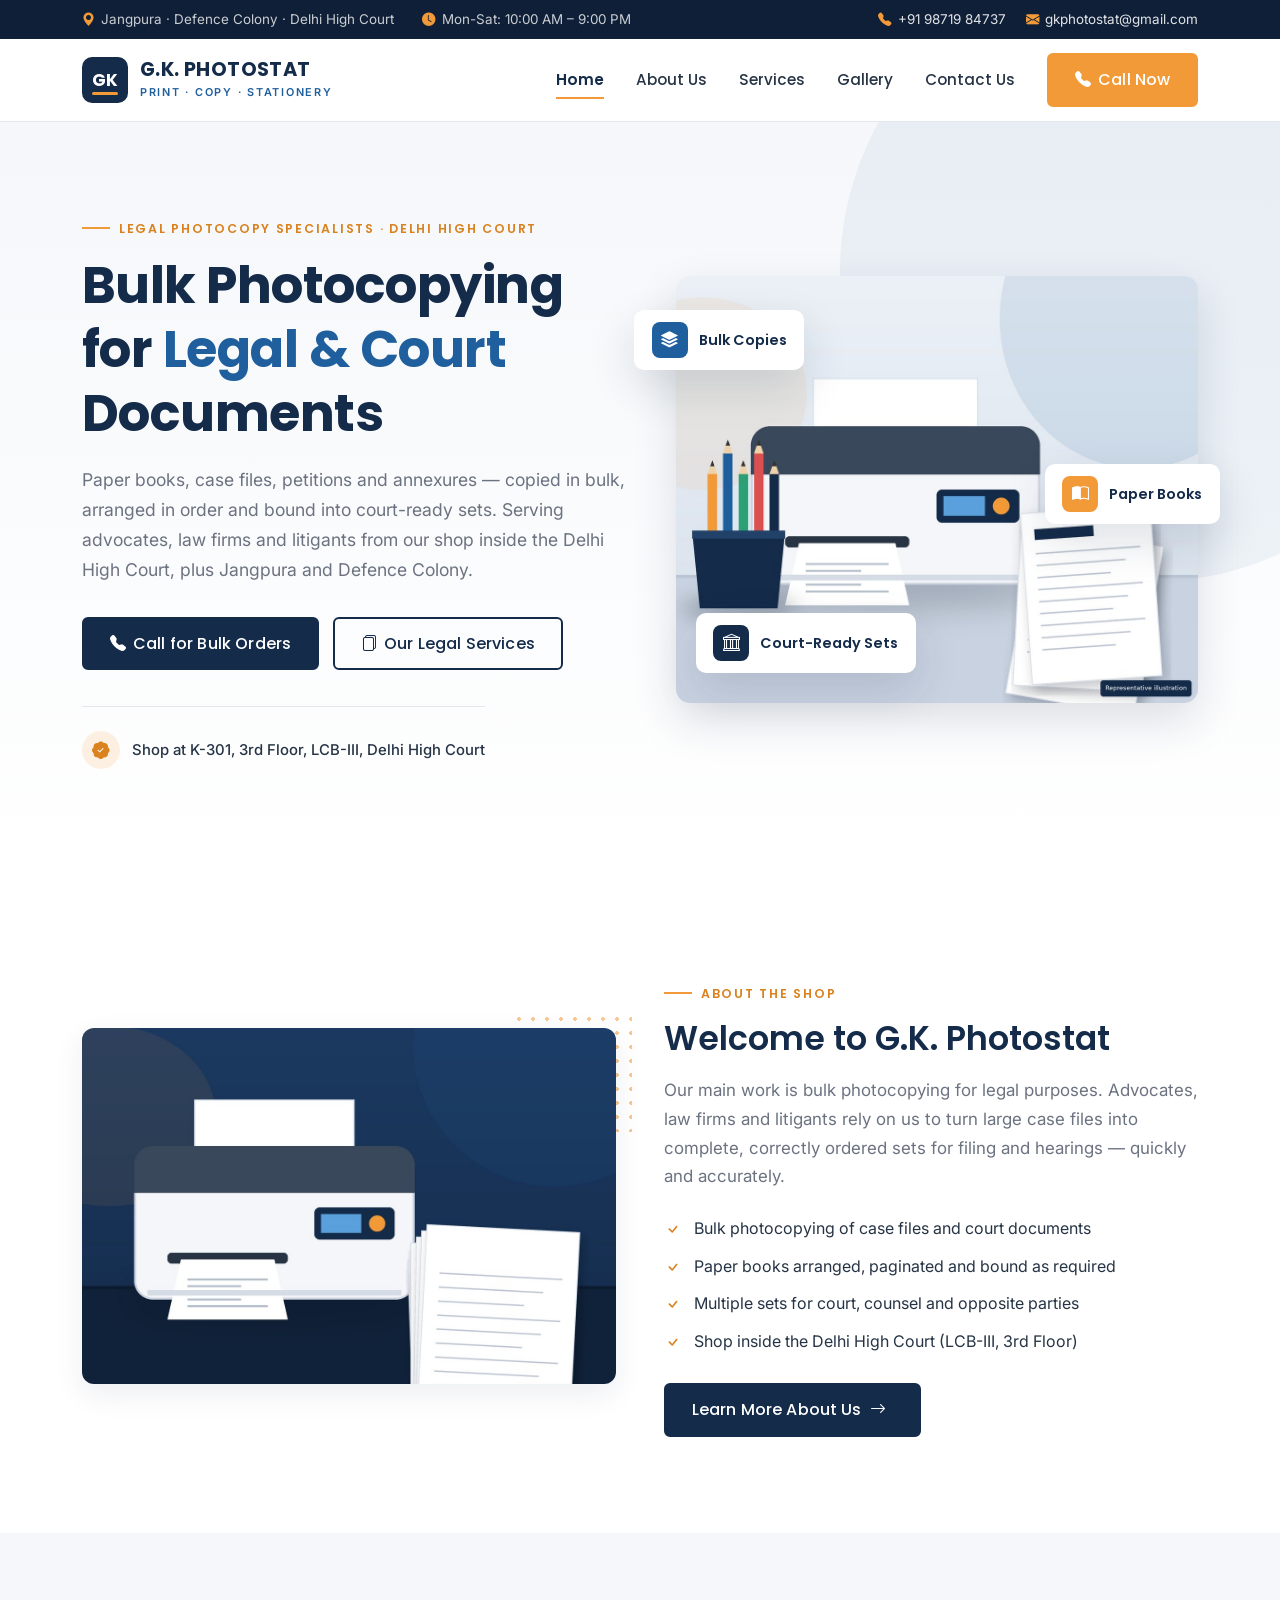
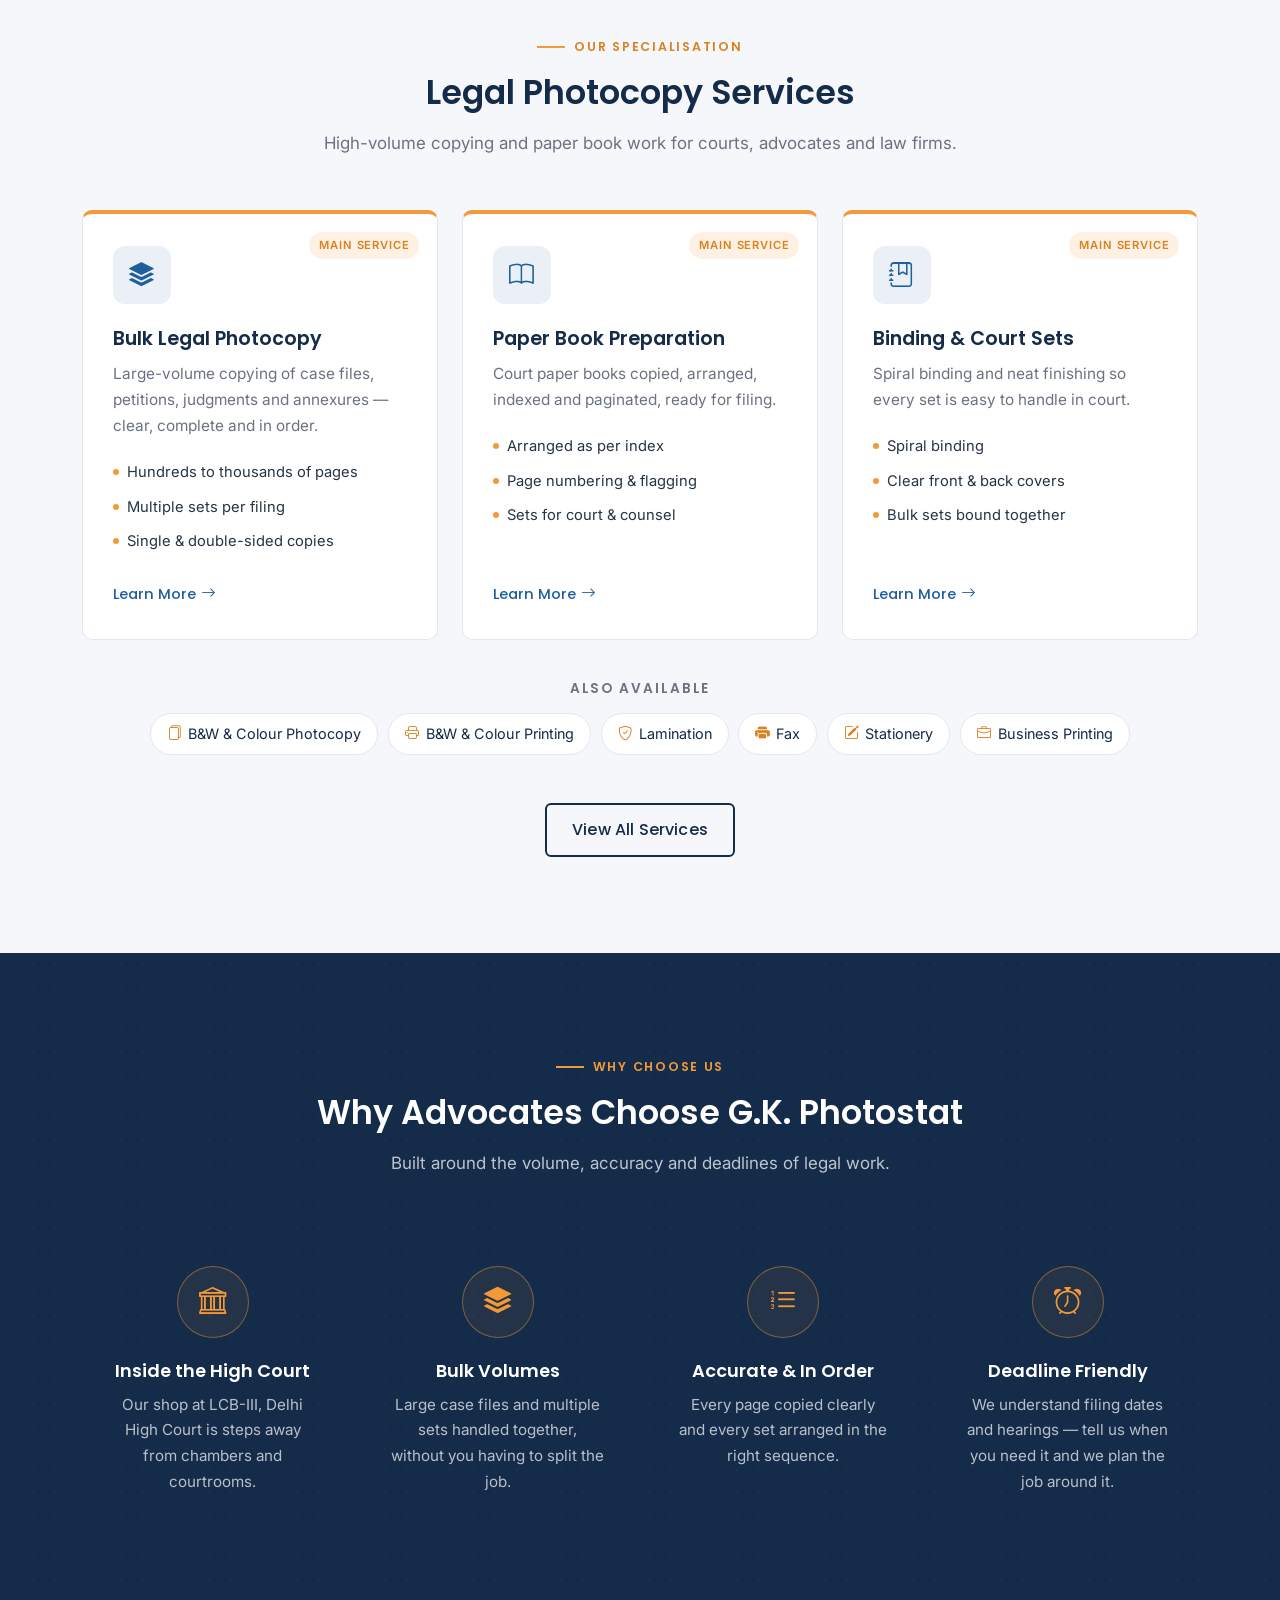
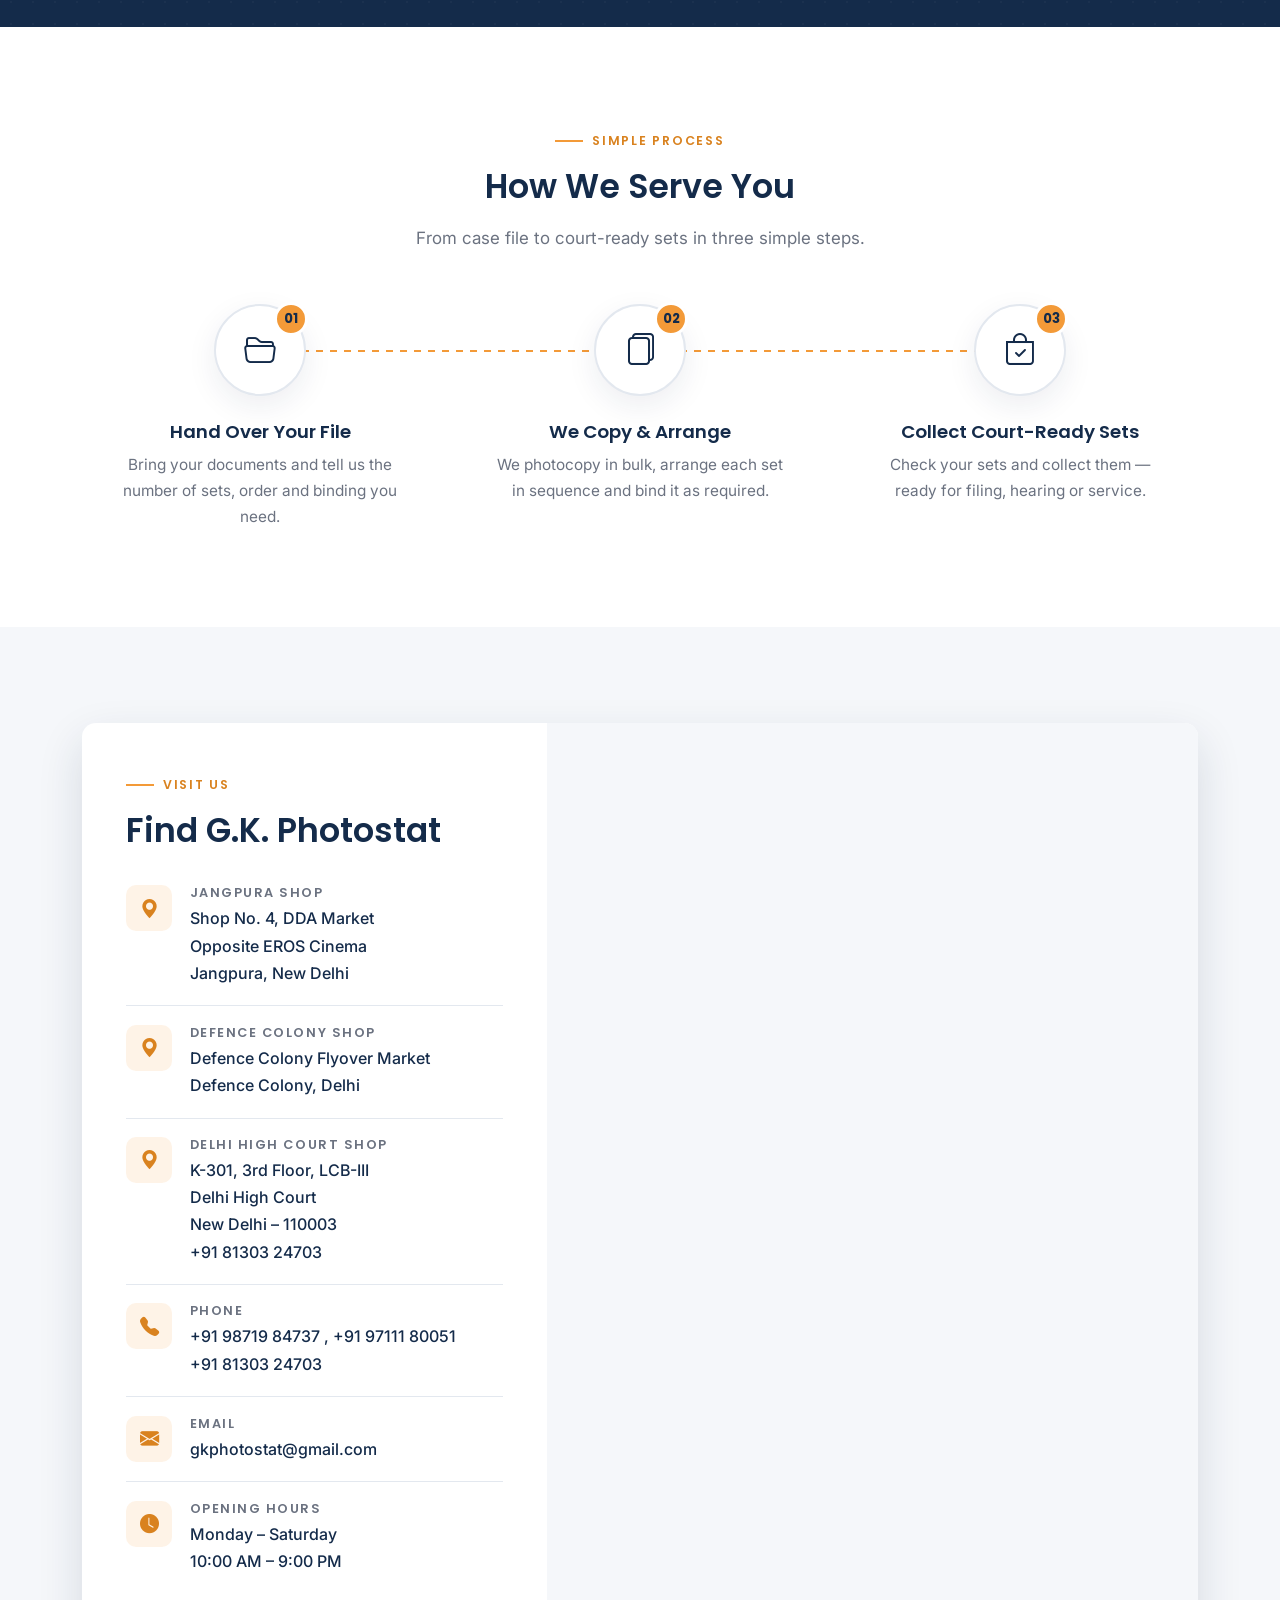
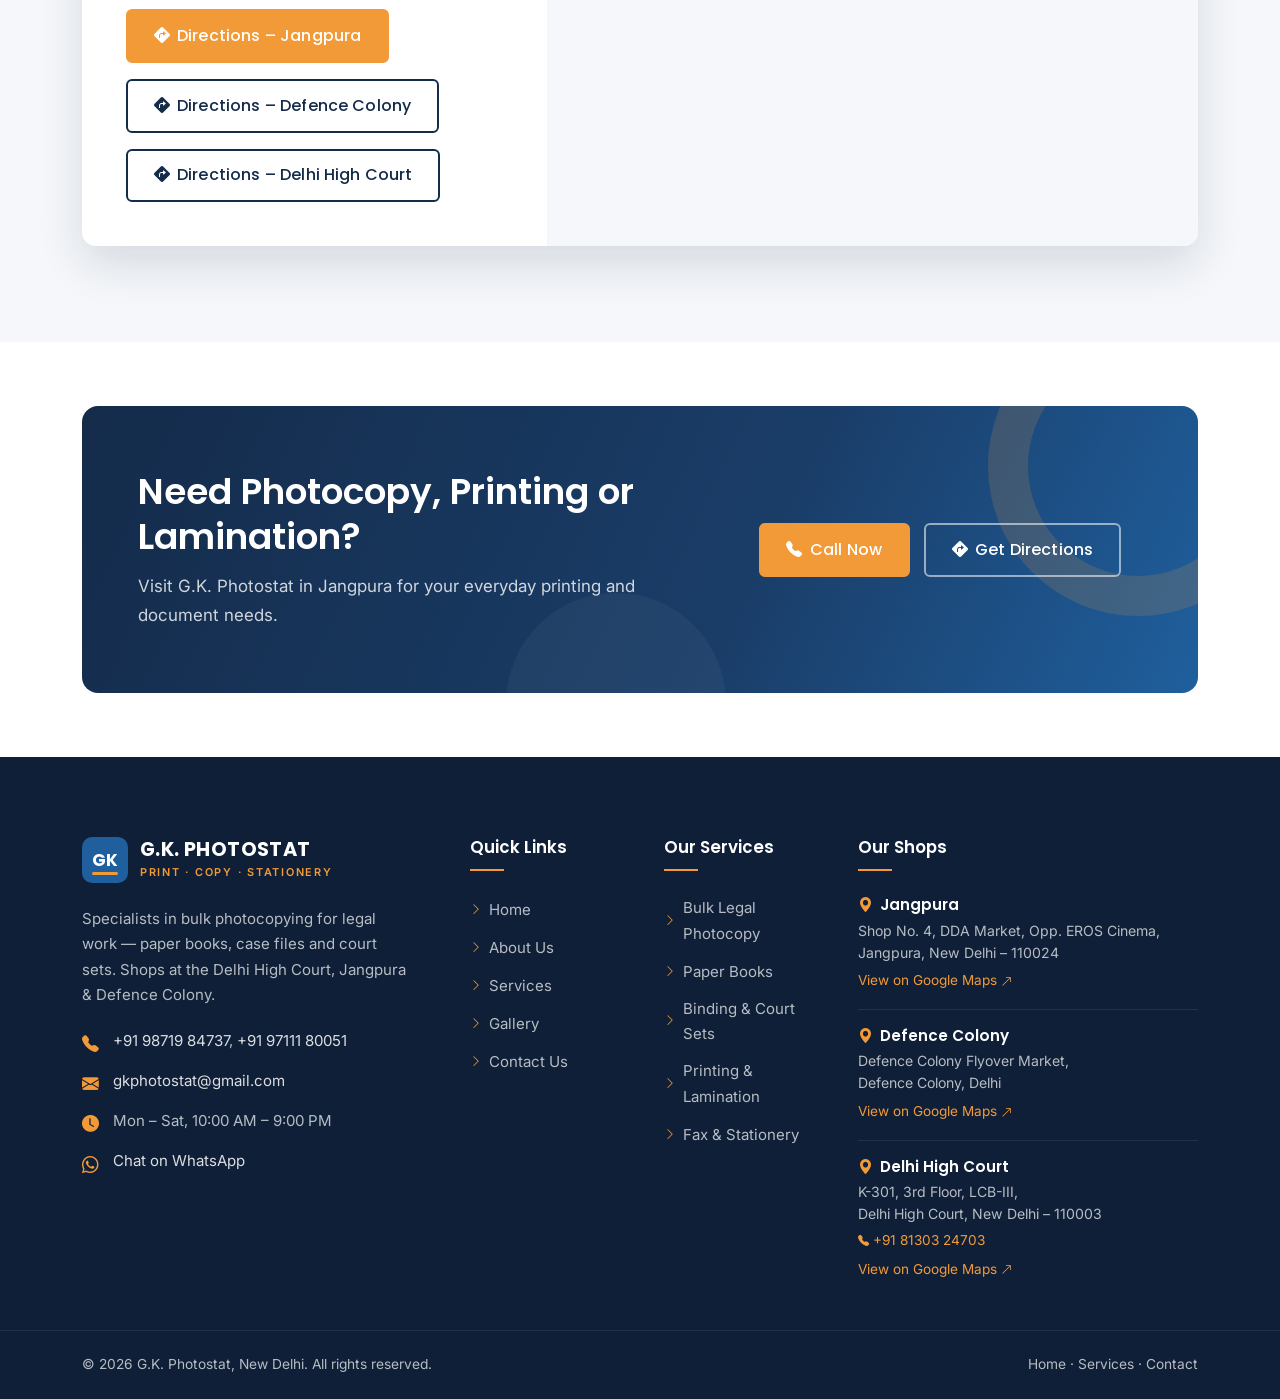
<file: index.html>
<!doctype html>
<html lang="en-IN">
  <head>
    <meta charset="UTF-8" />
    <meta name="viewport" content="width=device-width, initial-scale=1" />
    <title>
      G.K. Photostat | Bulk Legal Photocopy &amp; Paper Books – Delhi High
      Court, New Delhi
    </title>
    <meta
      name="description"
      content="G.K. Photostat specialises in bulk photocopying for legal purposes – paper books, case files and court sets – with a shop inside the Delhi High Court (LCB-III) and branches in Jangpura and Defence Colony."
    />
    <meta name="robots" content="index, follow" />
    <meta name="theme-color" content="#142B4A" />
    <!-- Canonical placeholder: replace https://mandal-88.github.io/gkphotostat with the live domain -->
    <link rel="canonical" href="https://mandal-88.github.io/gkphotostat/" />

    <!-- Open Graph -->
    <meta property="og:type" content="website" />
    <meta property="og:site_name" content="G.K. Photostat" />
    <meta property="og:locale" content="en_IN" />
    <meta
      property="og:title"
      content="G.K. Photostat | Bulk Legal Photocopy &amp; Paper Books – Delhi High Court, New Delhi"
    />
    <meta
      property="og:description"
      content="G.K. Photostat specialises in bulk photocopying for legal purposes – paper books, case files and court sets – with a shop inside the Delhi High Court (LCB-III) and branches in Jangpura and Defence Colony."
    />
    <meta
      property="og:url"
      content="https://mandal-88.github.io/gkphotostat/"
    />
    <meta
      property="og:image"
      content="https://mandal-88.github.io/gkphotostat/assets/images/og-image.jpg"
    />
    <meta name="twitter:card" content="summary_large_image" />
    <meta
      name="twitter:title"
      content="G.K. Photostat | Bulk Legal Photocopy &amp; Paper Books – Delhi High Court, New Delhi"
    />
    <meta
      name="twitter:description"
      content="G.K. Photostat specialises in bulk photocopying for legal purposes – paper books, case files and court sets – with a shop inside the Delhi High Court (LCB-III) and branches in Jangpura and Defence Colony."
    />
    <meta
      name="twitter:image"
      content="https://mandal-88.github.io/gkphotostat/assets/images/og-image.jpg"
    />

    <link rel="icon" type="image/png" href="assets/images/favicon.png" />
    <link rel="apple-touch-icon" href="assets/images/favicon.png" />

    <!-- Fonts -->
    <link rel="preconnect" href="https://fonts.googleapis.com" />
    <link rel="preconnect" href="https://fonts.gstatic.com" crossorigin />
    <link
      rel="stylesheet"
      href="https://fonts.googleapis.com/css2?family=Inter:wght@400;500;600&amp;family=Poppins:wght@500;600;700&amp;display=swap"
    />

    <!-- Styles -->
    <link rel="stylesheet" href="assets/css/bootstrap.min.css" />
    <link rel="stylesheet" href="assets/css/bootstrap-icons.min.css" />
    <link rel="stylesheet" href="assets/css/style.css" />
    <link rel="stylesheet" href="assets/css/responsive.css" />
    <!-- LocalBusiness structured data. url/image use the placeholder domain; geo coordinates intentionally omitted until verified. -->
    <script type="application/ld+json">
      {
        "@context": "https://schema.org",
        "@type": "Store",
        "name": "G.K. Photostat",
        "description": "Bulk photocopying for legal purposes, paper book preparation and binding, plus printing and lamination – Jangpura, New Delhi.",
        "telephone": "+91 98719 84737",
        "email": "gkphotostat@gmail.com",
        "image": "https://mandal-88.github.io/gkphotostat/assets/images/og-image.jpg",
        "logo": "https://mandal-88.github.io/gkphotostat/assets/images/logo.png",
        "url": "https://mandal-88.github.io/gkphotostat/",
        "address": {
          "@type": "PostalAddress",
          "streetAddress": "Shop No. 4, DDA Market, Opposite EROS Cinema, Jangpura, Block M, Jungpura Extension",
          "addressLocality": "New Delhi",
          "addressRegion": "Delhi",
          "postalCode": "110024",
          "addressCountry": "IN"
        },
        "openingHoursSpecification": [
          {
            "@type": "OpeningHoursSpecification",
            "dayOfWeek": [
              "Monday",
              "Tuesday",
              "Wednesday",
              "Thursday",
              "Friday",
              "Saturday",
              "Sunday"
            ],
            "opens": "09:00",
            "closes": "21:00"
          }
        ],
        "areaServed": "Jangpura, New Delhi",
        "hasMap": "https://www.google.com/maps/search/?api=1&query=G.K.%20Photostat%2C%20Shop%20No.%204%2C%20DDA%20Market%2C%20Opposite%20EROS%20Cinema%2C%20Jangpura%2C%20New%20Delhi%20110024"
      }
    </script>
    <script type="application/ld+json">
      {
        "@context": "https://schema.org",
        "@type": "Store",
        "name": "G.K. Photostat – Defence Colony",
        "description": "Bulk legal photocopying, paper books and binding, plus printing and lamination – Defence Colony Flyover Market, Delhi.",
        "telephone": "+91 98719 84737",
        "email": "gkphotostat@gmail.com",
        "image": "https://mandal-88.github.io/gkphotostat/assets/images/og-image.jpg",
        "url": "https://mandal-88.github.io/gkphotostat/",
        "address": {
          "@type": "PostalAddress",
          "streetAddress": "Defence Colony Flyover Market",
          "addressLocality": "Defence Colony, Delhi",
          "addressRegion": "Delhi",
          "addressCountry": "IN"
        },
        "openingHoursSpecification": [
          {
            "@type": "OpeningHoursSpecification",
            "dayOfWeek": [
              "Monday",
              "Tuesday",
              "Wednesday",
              "Thursday",
              "Friday",
              "Saturday",
              "Sunday"
            ],
            "opens": "09:00",
            "closes": "21:00"
          }
        ],
        "hasMap": "https://www.google.com/maps/search/?api=1&query=G.K.%20Photostat%2C%20Defence%20Colony%20Flyover%20Market%2C%20Defence%20Colony%2C%20Delhi"
      }
    </script>
    <script type="application/ld+json">
      {
        "@context": "https://schema.org",
        "@type": "Store",
        "name": "G.K. Photostat – Delhi High Court",
        "description": "Bulk legal photocopying, paper book preparation and binding inside the Delhi High Court – K-301, 3rd Floor, LCB-III.",
        "telephone": "+91 81303 24703",
        "email": "gkphotostat@gmail.com",
        "image": "https://mandal-88.github.io/gkphotostat/assets/images/og-image.jpg",
        "url": "https://mandal-88.github.io/gkphotostat/",
        "address": {
          "@type": "PostalAddress",
          "streetAddress": "K-301, 3rd Floor, LCB-III, Delhi High Court",
          "addressLocality": "New Delhi",
          "addressRegion": "Delhi",
          "postalCode": "110003",
          "addressCountry": "IN"
        },
        "hasMap": "https://www.google.com/maps/search/?api=1&query=Delhi%20High%20Court%2C%20New%20Delhi%20110003"
      }
    </script>
  </head>
  <body data-page="home">
    <a class="skip-link" href="#main">Skip to main content</a>

    <div id="site-header"></div>
    <script src="assets/js/header.js"></script>

    <main id="main">
      <!-- Hero -->
      <section class="hero">
        <div class="container">
          <div class="row align-items-center g-4">
            <div class="col-lg-6 hero-content">
              <span class="eyebrow"
                >Legal Photocopy Specialists · Delhi High Court</span
              >
              <h1 class="hero-title">
                Bulk Photocopying for
                <span class="highlight">Legal &amp; Court</span> Documents
              </h1>
              <p class="hero-text">
                Paper books, case files, petitions and annexures — copied in
                bulk, arranged in order and bound into court-ready sets. Serving
                advocates, law firms and litigants from our shop inside the
                Delhi High Court, plus Jangpura and Defence Colony.
              </p>
              <div class="hero-actions">
                <a class="btn btn-gk-navy" href="tel:+919871984737"
                  ><i class="bi bi-telephone-fill" aria-hidden="true"></i>Call
                  for Bulk Orders</a
                >
                <a class="btn btn-gk-outline" href="services.html"
                  ><i class="bi bi-files" aria-hidden="true"></i>Our Legal
                  Services</a
                >
              </div>
              <p class="trust-note mb-0">
                <i class="bi bi-patch-check-fill" aria-hidden="true"></i>Shop at
                K-301, 3rd Floor, LCB-III, Delhi High Court
              </p>
            </div>
            <div class="col-lg-6">
              <div class="hero-visual">
                <img
                  class="hero-image"
                  src="assets/images/hero-printing.jpg"
                  width="1100"
                  height="900"
                  alt="Illustration of a printer with stacks of freshly copied documents"
                  fetchpriority="high"
                />
                <div class="float-chip chip-1">
                  <i class="bi bi-stack" aria-hidden="true"></i>Bulk Copies
                </div>
                <div class="float-chip chip-2">
                  <i class="bi bi-book-half" aria-hidden="true"></i>Paper Books
                </div>
                <div class="float-chip chip-3">
                  <i class="bi bi-bank" aria-hidden="true"></i>Court-Ready Sets
                </div>
              </div>
            </div>
          </div>
        </div>
      </section>

      <!-- Introduction -->
      <section class="section">
        <div class="container">
          <div class="row align-items-center g-4 g-lg-5">
            <div class="col-lg-6 reveal">
              <div class="media-frame">
                <img
                  src="assets/images/gallery/bulk-copies.jpg"
                  width="1200"
                  height="900"
                  alt="Illustration of stacks of photocopied document sets"
                  loading="lazy"
                />
              </div>
            </div>
            <div class="col-lg-6 reveal reveal-delay-1">
              <span class="eyebrow">About the Shop</span>
              <h2 class="section-title">Welcome to G.K. Photostat</h2>
              <p class="section-lead mb-4">
                Our main work is bulk photocopying for legal purposes.
                Advocates, law firms and litigants rely on us to turn large case
                files into complete, correctly ordered sets for filing and
                hearings — quickly and accurately.
              </p>
              <ul class="check-list">
                <li>Bulk photocopying of case files and court documents</li>
                <li>Paper books arranged, paginated and bound as required</li>
                <li>Multiple sets for court, counsel and opposite parties</li>
                <li>Shop inside the Delhi High Court (LCB-III, 3rd Floor)</li>
              </ul>
              <a class="btn btn-gk-navy" href="about-us.html"
                >Learn More About Us
                <i class="bi bi-arrow-right ms-1" aria-hidden="true"></i
              ></a>
            </div>
          </div>
        </div>
      </section>

      <!-- Services -->
      <section class="section bg-light-gk" id="services">
        <div class="container">
          <div class="section-head text-center reveal">
            <span class="eyebrow">Our Specialisation</span>
            <h2 class="section-title">Legal Photocopy Services</h2>
            <p class="section-lead">
              High-volume copying and paper book work for courts, advocates and
              law firms.
            </p>
          </div>
          <div class="row g-4">
            <div class="col-md-6 col-lg-4">
              <article
                class="service-card service-card-core reveal reveal-delay-1"
              >
                <span class="core-badge">Main Service</span>
                <div class="icon-box">
                  <i class="bi bi-stack" aria-hidden="true"></i>
                </div>
                <h3>Bulk Legal Photocopy</h3>
                <p>
                  Large-volume copying of case files, petitions, judgments and
                  annexures — clear, complete and in order.
                </p>
                <ul>
                  <li>Hundreds to thousands of pages</li>
                  <li>Multiple sets per filing</li>
                  <li>Single &amp; double-sided copies</li>
                </ul>
                <a
                  class="link-arrow"
                  href="services.html#legal-photocopy"
                  aria-label="Learn more about Bulk Legal Photocopy"
                  >Learn More
                  <i class="bi bi-arrow-right" aria-hidden="true"></i
                ></a>
              </article>
            </div>
            <div class="col-md-6 col-lg-4">
              <article
                class="service-card service-card-core reveal reveal-delay-2"
              >
                <span class="core-badge">Main Service</span>
                <div class="icon-box">
                  <i class="bi bi-book" aria-hidden="true"></i>
                </div>
                <h3>Paper Book Preparation</h3>
                <p>
                  Court paper books copied, arranged, indexed and paginated,
                  ready for filing.
                </p>
                <ul>
                  <li>Arranged as per index</li>
                  <li>Page numbering &amp; flagging</li>
                  <li>Sets for court &amp; counsel</li>
                </ul>
                <a
                  class="link-arrow"
                  href="services.html#paper-book"
                  aria-label="Learn more about Paper Book Preparation"
                  >Learn More
                  <i class="bi bi-arrow-right" aria-hidden="true"></i
                ></a>
              </article>
            </div>
            <div class="col-md-6 col-lg-4">
              <article
                class="service-card service-card-core reveal reveal-delay-3"
              >
                <span class="core-badge">Main Service</span>
                <div class="icon-box">
                  <i class="bi bi-journal-bookmark" aria-hidden="true"></i>
                </div>
                <h3>Binding &amp; Court Sets</h3>
                <p>
                  Spiral binding and neat finishing so every set is easy to
                  handle in court.
                </p>
                <ul>
                  <li>Spiral binding</li>
                  <li>Clear front &amp; back covers</li>
                  <li>Bulk sets bound together</li>
                </ul>
                <a
                  class="link-arrow"
                  href="services.html#spiral-binding"
                  aria-label="Learn more about Binding and Court Sets"
                  >Learn More
                  <i class="bi bi-arrow-right" aria-hidden="true"></i
                ></a>
              </article>
            </div>
          </div>

          <div class="other-services reveal">
            <h3 class="other-services-title">Also Available</h3>
            <ul class="other-services-list">
              <li>
                <a href="services.html#bw-photocopy"
                  ><i class="bi bi-files" aria-hidden="true"></i>B&amp;W &amp;
                  Colour Photocopy</a
                >
              </li>
              <li>
                <a href="services.html#bw-printing"
                  ><i class="bi bi-printer" aria-hidden="true"></i>B&amp;W &amp;
                  Colour Printing</a
                >
              </li>
              <li>
                <a href="services.html#lamination"
                  ><i class="bi bi-shield-check" aria-hidden="true"></i
                  >Lamination</a
                >
              </li>
              <li>
                <a href="services.html#fax"
                  ><i class="bi bi-printer-fill" aria-hidden="true"></i>Fax</a
                >
              </li>
              <li>
                <a href="services.html#stationery"
                  ><i class="bi bi-pencil-square" aria-hidden="true"></i
                  >Stationery</a
                >
              </li>
              <li>
                <a href="services.html#business-printing"
                  ><i class="bi bi-briefcase" aria-hidden="true"></i>Business
                  Printing</a
                >
              </li>
            </ul>
          </div>

          <div class="text-center mt-5">
            <a class="btn btn-gk-outline" href="services.html"
              >View All Services</a
            >
          </div>
        </div>
      </section>

      <!-- Why choose us -->
      <section class="section section-dark">
        <div class="container">
          <div class="section-head text-center reveal">
            <span class="eyebrow eyebrow-light">Why Choose Us</span>
            <h2 class="section-title">Why Advocates Choose G.K. Photostat</h2>
            <p class="section-lead">
              Built around the volume, accuracy and deadlines of legal work.
            </p>
          </div>
          <div class="row g-4">
            <div class="col-sm-6 col-lg-3 reveal">
              <div class="feature-item">
                <div class="feature-icon">
                  <i class="bi bi-bank" aria-hidden="true"></i>
                </div>
                <h3>Inside the High Court</h3>
                <p>
                  Our shop at LCB-III, Delhi High Court is steps away from
                  chambers and courtrooms.
                </p>
              </div>
            </div>
            <div class="col-sm-6 col-lg-3 reveal reveal-delay-1">
              <div class="feature-item">
                <div class="feature-icon">
                  <i class="bi bi-stack" aria-hidden="true"></i>
                </div>
                <h3>Bulk Volumes</h3>
                <p>
                  Large case files and multiple sets handled together, without
                  you having to split the job.
                </p>
              </div>
            </div>
            <div class="col-sm-6 col-lg-3 reveal reveal-delay-2">
              <div class="feature-item">
                <div class="feature-icon">
                  <i class="bi bi-list-ol" aria-hidden="true"></i>
                </div>
                <h3>Accurate &amp; In Order</h3>
                <p>
                  Every page copied clearly and every set arranged in the right
                  sequence.
                </p>
              </div>
            </div>
            <div class="col-sm-6 col-lg-3 reveal reveal-delay-3">
              <div class="feature-item">
                <div class="feature-icon">
                  <i class="bi bi-alarm" aria-hidden="true"></i>
                </div>
                <h3>Deadline Friendly</h3>
                <p>
                  We understand filing dates and hearings — tell us when you
                  need it and we plan the job around it.
                </p>
              </div>
            </div>
          </div>
        </div>
      </section>

      <!-- How we serve you -->
      <section class="section">
        <div class="container">
          <div class="section-head text-center reveal">
            <span class="eyebrow">Simple Process</span>
            <h2 class="section-title">How We Serve You</h2>
            <p class="section-lead">
              From case file to court-ready sets in three simple steps.
            </p>
          </div>
          <div class="row steps">
            <div class="col-md-4 reveal">
              <div class="step">
                <div class="step-icon">
                  <i class="bi bi-folder2-open" aria-hidden="true"></i
                  ><span class="step-num">01</span>
                </div>
                <h3>Hand Over Your File</h3>
                <p>
                  Bring your documents and tell us the number of sets, order and
                  binding you need.
                </p>
              </div>
            </div>
            <div class="col-md-4 reveal reveal-delay-1">
              <div class="step">
                <div class="step-icon">
                  <i class="bi bi-files" aria-hidden="true"></i
                  ><span class="step-num">02</span>
                </div>
                <h3>We Copy &amp; Arrange</h3>
                <p>
                  We photocopy in bulk, arrange each set in sequence and bind it
                  as required.
                </p>
              </div>
            </div>
            <div class="col-md-4 reveal reveal-delay-2">
              <div class="step">
                <div class="step-icon">
                  <i class="bi bi-bag-check" aria-hidden="true"></i
                  ><span class="step-num">03</span>
                </div>
                <h3>Collect Court-Ready Sets</h3>
                <p>
                  Check your sets and collect them — ready for filing, hearing
                  or service.
                </p>
              </div>
            </div>
          </div>
        </div>
      </section>

      <!-- Business information -->
      <section class="section bg-light-gk">
        <div class="container">
          <div class="info-panel reveal">
            <div class="row g-0">
              <div class="col-lg-5">
                <div class="info-panel-body">
                  <span class="eyebrow">Visit Us</span>
                  <h2 class="section-title">Find G.K. Photostat</h2>
                  <div class="info-row">
                    <i class="bi bi-geo-alt-fill" aria-hidden="true"></i>
                    <div>
                      <h3>Jangpura Shop</h3>
                      <p>
                        Shop No. 4, DDA Market<br />Opposite EROS Cinema<br />Jangpura,
                        New Delhi
                      </p>
                    </div>
                  </div>
                  <div class="info-row">
                    <i class="bi bi-geo-alt-fill" aria-hidden="true"></i>
                    <div>
                      <h3>Defence Colony Shop</h3>
                      <p>
                        Defence Colony Flyover Market<br />Defence Colony, Delhi
                      </p>
                    </div>
                  </div>
                  <div class="info-row">
                    <i class="bi bi-geo-alt-fill" aria-hidden="true"></i>
                    <div>
                      <h3>Delhi High Court Shop</h3>
                      <p>
                        K-301, 3rd Floor, LCB-III<br />Delhi High Court<br />New
                        Delhi – 110003<br />
                        <a href="tel:+918130324703">+91 81303 24703</a>
                      </p>
                    </div>
                  </div>
                  <div class="info-row">
                    <i class="bi bi-telephone-fill" aria-hidden="true"></i>
                    <div>
                      <h3>Phone</h3>
                      <p>
                        <a href="tel:+919871984737">+91 98719 84737</a> ,
                        <a href="tel:+919711180051">+91 97111 80051</a> <br />
                        <a href="tel:+918130324703">+91 81303 24703</a>
                      </p>
                    </div>
                  </div>
                  <div class="info-row">
                    <i class="bi bi-envelope-fill" aria-hidden="true"></i>
                    <div>
                      <h3>Email</h3>
                      <p>
                        <a href="mailto:gkphotostat@gmail.com"
                          >gkphotostat@gmail.com</a
                        >
                      </p>
                    </div>
                  </div>
                  <div class="info-row">
                    <i class="bi bi-clock-fill" aria-hidden="true"></i>
                    <div>
                      <h3>Opening Hours</h3>
                      <p>Monday – Saturday<br />10:00 AM – 9:00 PM</p>
                    </div>
                  </div>
                  <a
                    class="btn btn-gk-primary mt-3"
                    href="https://www.google.com/maps/dir/?api=1&amp;destination=G.K.%20Photostat%2C%20Shop%20No.%204%2C%20DDA%20Market%2C%20Opposite%20EROS%20Cinema%2C%20Jangpura%2C%20New%20Delhi%20110024"
                    target="_blank"
                    rel="noopener"
                    ><i
                      class="bi bi-sign-turn-right-fill"
                      aria-hidden="true"
                    ></i
                    >Directions – Jangpura</a
                  >
                  <a
                    class="btn btn-gk-outline mt-3"
                    href="https://www.google.com/maps/dir/?api=1&amp;destination=G.K.%20Photostat%2C%20Defence%20Colony%20Flyover%20Market%2C%20Defence%20Colony%2C%20Delhi"
                    target="_blank"
                    rel="noopener"
                    ><i
                      class="bi bi-sign-turn-right-fill"
                      aria-hidden="true"
                    ></i
                    >Directions – Defence Colony</a
                  >
                  <a
                    class="btn btn-gk-outline mt-3"
                    href="https://www.google.com/maps/dir/?api=1&amp;destination=Delhi%20High%20Court%2C%20New%20Delhi%20110003"
                    target="_blank"
                    rel="noopener"
                    ><i
                      class="bi bi-sign-turn-right-fill"
                      aria-hidden="true"
                    ></i
                    >Directions – Delhi High Court</a
                  >
                </div>
              </div>
              <div class="col-lg-7">
                <iframe
                  class="map-frame"
                  src="https://www.google.com/maps?q=Shop%20No.%204%2C%20DDA%20Market%2C%20Opposite%20EROS%20Cinema%2C%20Jangpura%2C%20New%20Delhi%2C%20Delhi%20110024&amp;output=embed"
                  title="Map showing G.K. Photostat at DDA Market, Jangpura, New Delhi"
                  loading="lazy"
                  referrerpolicy="no-referrer-when-downgrade"
                  allowfullscreen
                ></iframe>
              </div>
            </div>
          </div>
        </div>
      </section>

      <section class="section-sm">
        <div class="container">
          <div class="cta-banner reveal">
            <div class="row align-items-center g-4">
              <div class="col-lg-7">
                <h2>Need Photocopy, Printing or Lamination?</h2>
                <p>
                  Visit G.K. Photostat in Jangpura for your everyday printing
                  and document needs.
                </p>
              </div>
              <div class="col-lg-5">
                <div class="cta-actions">
                  <a class="btn btn-gk-primary" href="tel:+919871984737"
                    ><i class="bi bi-telephone-fill" aria-hidden="true"></i>Call
                    Now</a
                  >
                  <a
                    class="btn btn-gk-outline-light"
                    href="https://www.google.com/maps/dir/?api=1&amp;destination=G.K.%20Photostat%2C%20Shop%20No.%204%2C%20DDA%20Market%2C%20Opposite%20EROS%20Cinema%2C%20Jangpura%2C%20New%20Delhi%20110024"
                    target="_blank"
                    rel="noopener"
                    ><i
                      class="bi bi-sign-turn-right-fill"
                      aria-hidden="true"
                    ></i
                    >Get Directions</a
                  >
                </div>
              </div>
            </div>
          </div>
        </div>
      </section>
    </main>

    <div id="site-footer"></div>
    <script src="assets/js/footer.js"></script>

    <script src="assets/js/jquery.min.js"></script>
    <script src="assets/js/bootstrap.bundle.min.js"></script>
    <script src="assets/js/custom.js"></script>
  </body>
</html>
</file>
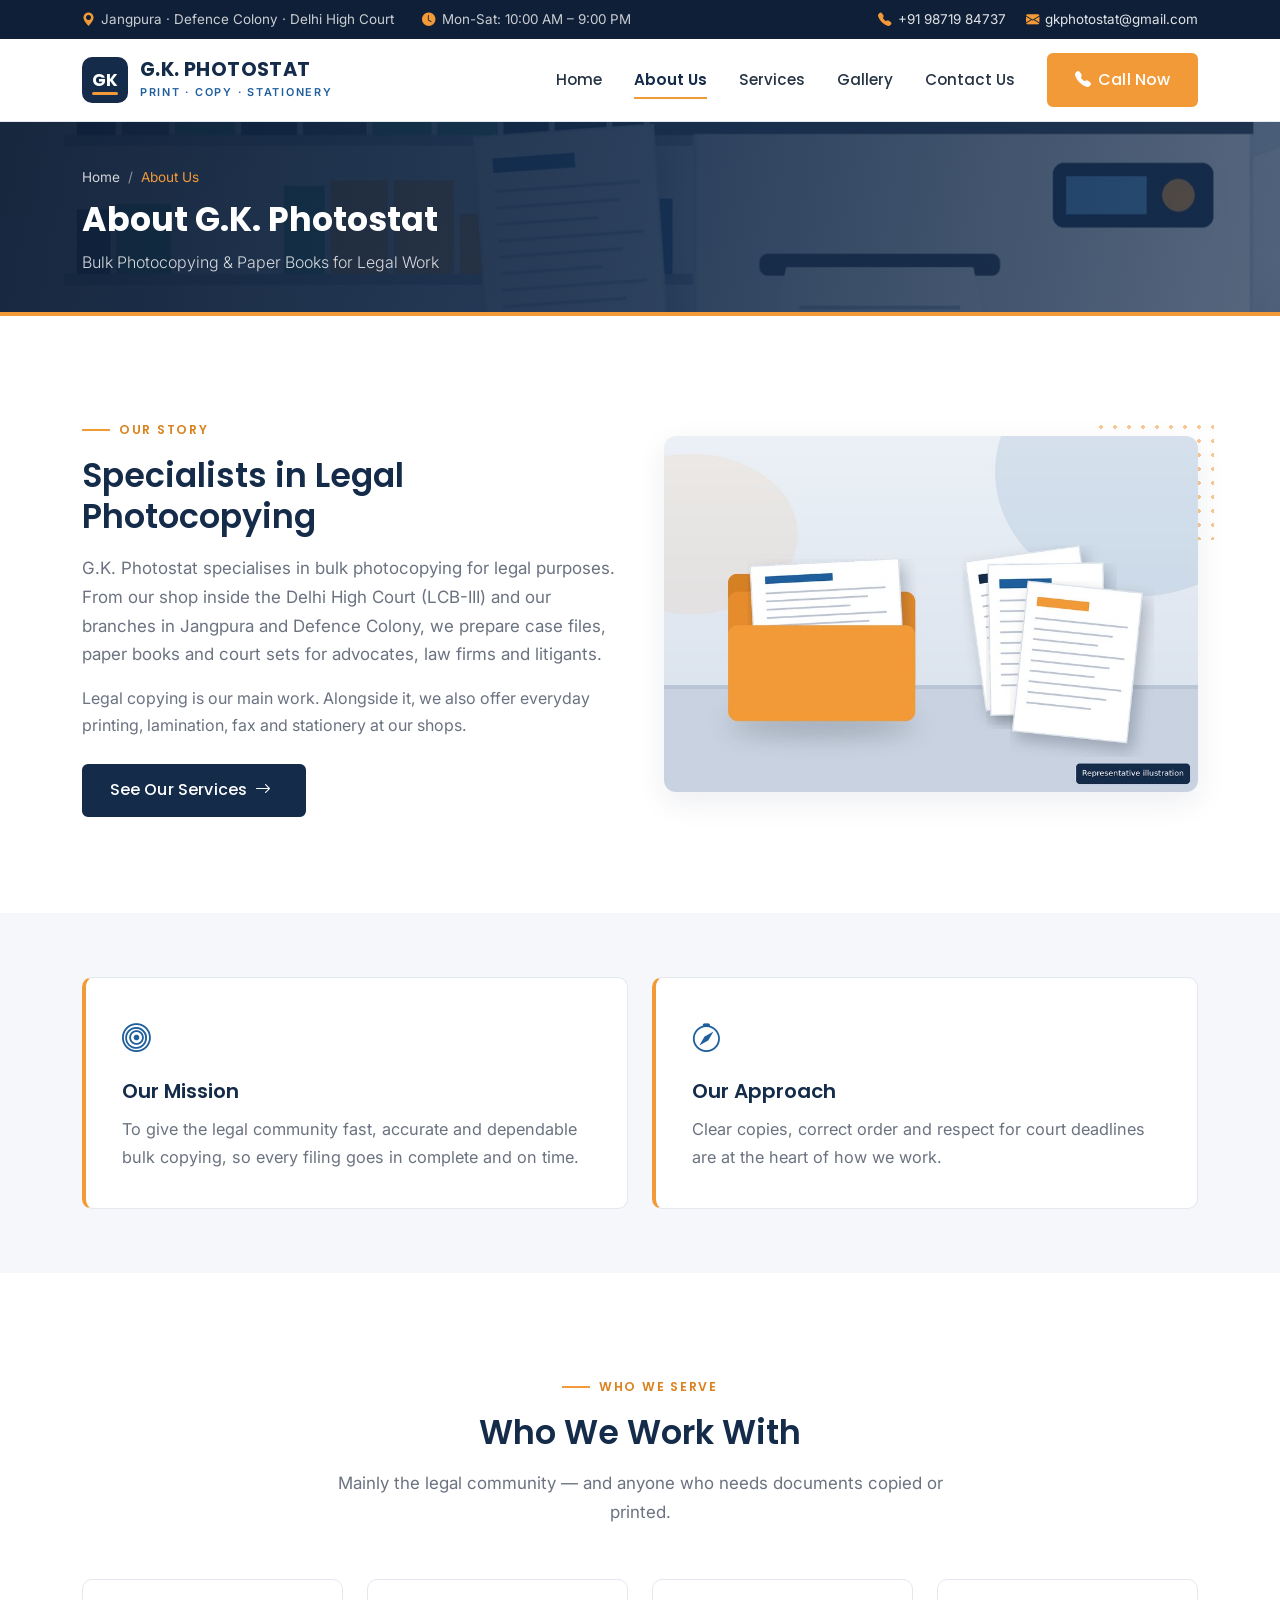
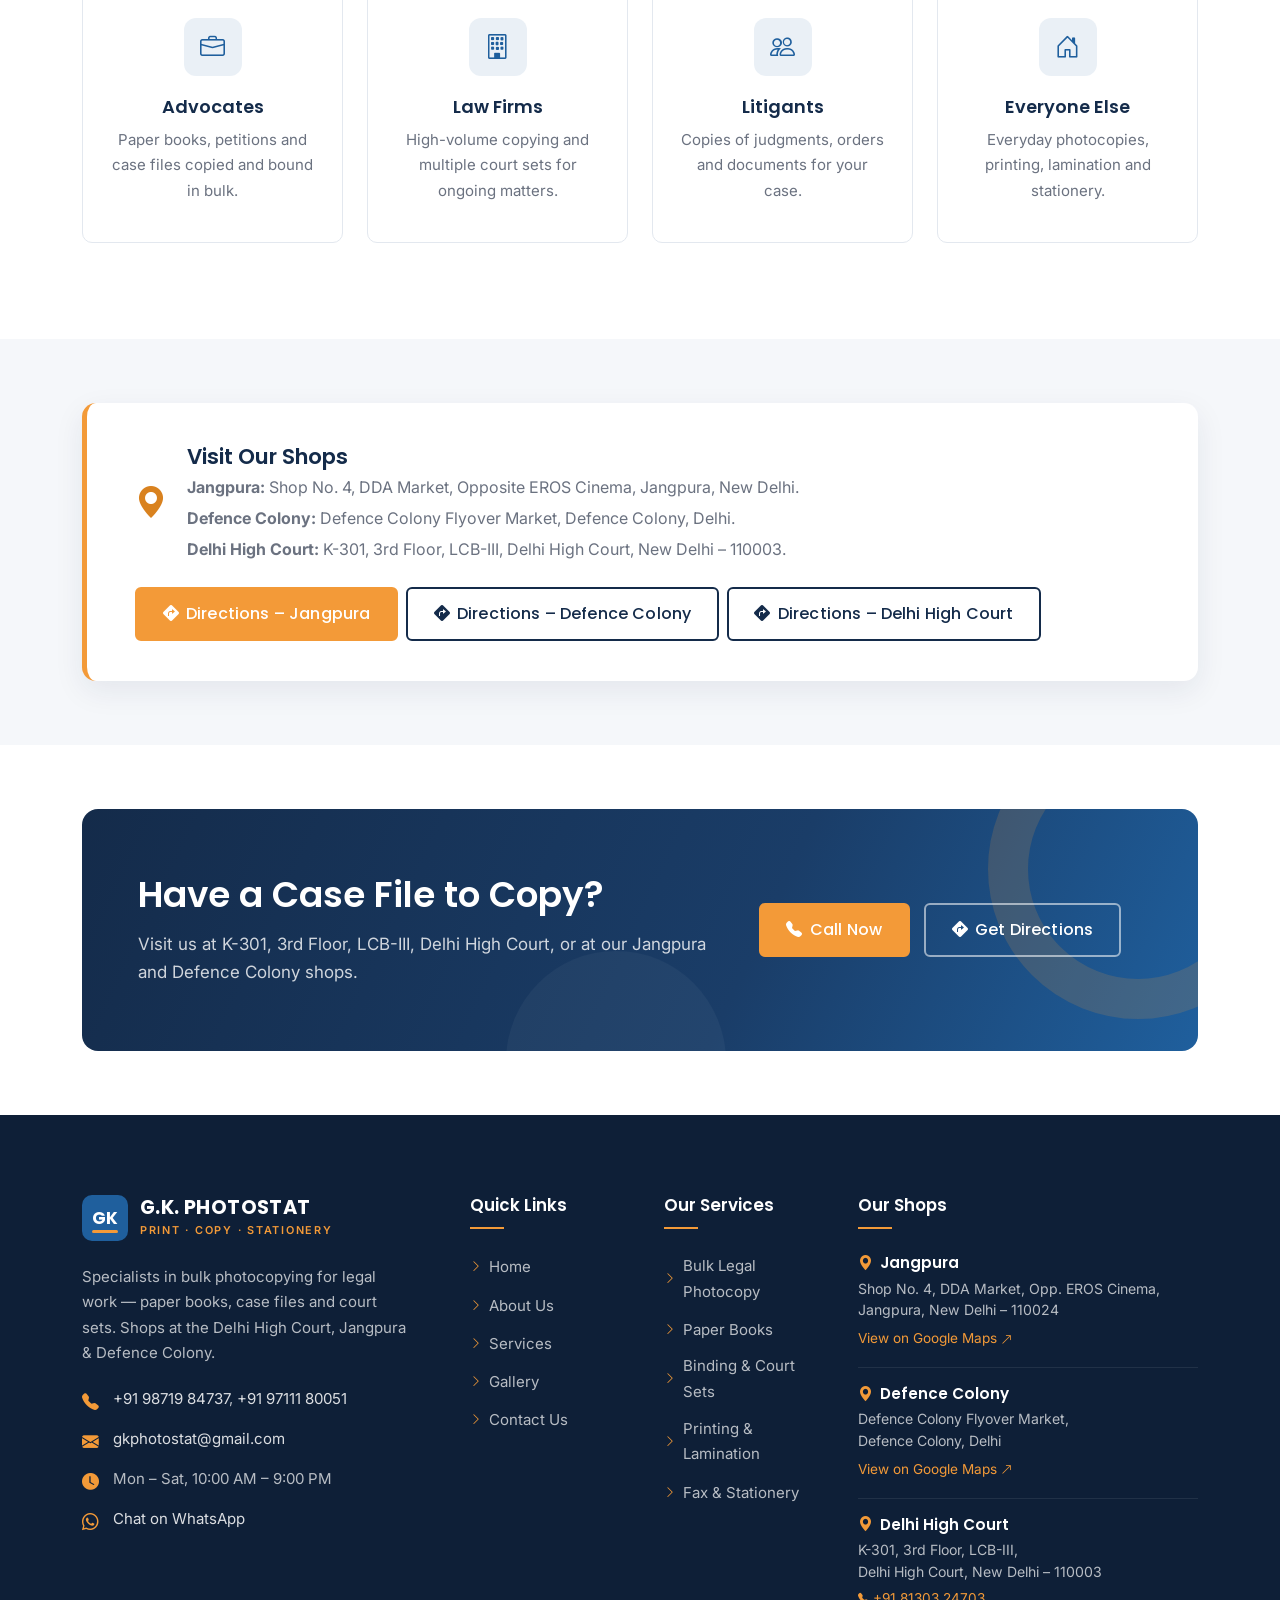
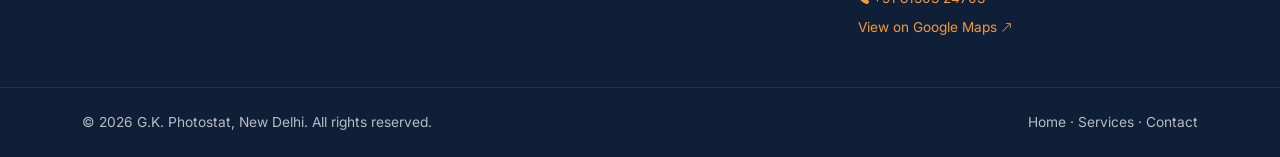
<file: about-us.html>
<!DOCTYPE html>
<html lang="en-IN">
<head>
  <meta charset="UTF-8">
  <meta name="viewport" content="width=device-width, initial-scale=1">
  <title>About Us | G.K. Photostat – Legal Photocopy Specialists, Delhi High Court</title>
  <meta name="description" content="G.K. Photostat specialises in bulk photocopying and paper books for legal work, serving advocates and law firms from the Delhi High Court, Jangpura and Defence Colony.">
  <meta name="robots" content="index, follow">
  <meta name="theme-color" content="#142B4A">
  <!-- Canonical placeholder: replace https://mandal-88.github.io/gkphotostat with the live domain -->
  <link rel="canonical" href="https://mandal-88.github.io/gkphotostat/about-us.html">

  <!-- Open Graph -->
  <meta property="og:type" content="website">
  <meta property="og:site_name" content="G.K. Photostat">
  <meta property="og:locale" content="en_IN">
  <meta property="og:title" content="About Us | G.K. Photostat – Legal Photocopy Specialists, Delhi High Court">
  <meta property="og:description" content="G.K. Photostat specialises in bulk photocopying and paper books for legal work, serving advocates and law firms from the Delhi High Court, Jangpura and Defence Colony.">
  <meta property="og:url" content="https://mandal-88.github.io/gkphotostat/about-us.html">
  <meta property="og:image" content="https://mandal-88.github.io/gkphotostat/assets/images/og-image.jpg">
  <meta name="twitter:card" content="summary_large_image">
  <meta name="twitter:title" content="About Us | G.K. Photostat – Legal Photocopy Specialists, Delhi High Court">
  <meta name="twitter:description" content="G.K. Photostat specialises in bulk photocopying and paper books for legal work, serving advocates and law firms from the Delhi High Court, Jangpura and Defence Colony.">
  <meta name="twitter:image" content="https://mandal-88.github.io/gkphotostat/assets/images/og-image.jpg">

  <link rel="icon" type="image/png" href="assets/images/favicon.png">
  <link rel="apple-touch-icon" href="assets/images/favicon.png">

  <!-- Fonts -->
  <link rel="preconnect" href="https://fonts.googleapis.com">
  <link rel="preconnect" href="https://fonts.gstatic.com" crossorigin>
  <link rel="stylesheet" href="https://fonts.googleapis.com/css2?family=Inter:wght@400;500;600&amp;family=Poppins:wght@500;600;700&amp;display=swap">

  <!-- Styles -->
  <link rel="stylesheet" href="assets/css/bootstrap.min.css">
  <link rel="stylesheet" href="assets/css/bootstrap-icons.min.css">
  <link rel="stylesheet" href="assets/css/style.css">
  <link rel="stylesheet" href="assets/css/responsive.css">
</head>
<body data-page="about">
  <a class="skip-link" href="#main">Skip to main content</a>

  <div id="site-header"></div>
  <script src="assets/js/header.js"></script>

    <section class="page-hero hero-about">
      <div class="container">
        <nav aria-label="breadcrumb">
          <ol class="breadcrumb breadcrumb-gk">
            <li class="breadcrumb-item"><a href="index.html">Home</a></li>
            <li class="breadcrumb-item active" aria-current="page">About Us</li>
          </ol>
        </nav>
        <h1>About G.K. Photostat</h1>
        <p class="lead mb-0">Bulk Photocopying &amp; Paper Books for Legal Work</p>
      </div>
    </section>

  <main id="main">

    <section class="section">
      <div class="container">
        <div class="row align-items-center g-4 g-lg-5">
          <div class="col-lg-6 reveal">
            <span class="eyebrow">Our Story</span>
            <h2 class="section-title">Specialists in Legal Photocopying</h2>
            <p class="section-lead">G.K. Photostat specialises in bulk photocopying for legal purposes. From our shop inside the Delhi High Court (LCB-III) and our branches in Jangpura and Defence Colony, we prepare case files, paper books and court sets for advocates, law firms and litigants.</p>
            <p class="text-muted-gk mb-4">Legal copying is our main work. Alongside it, we also offer everyday printing, lamination, fax and stationery at our shops.</p>
            <a class="btn btn-gk-navy" href="services.html">See Our Services <i class="bi bi-arrow-right ms-1" aria-hidden="true"></i></a>
          </div>
          <div class="col-lg-6 reveal reveal-delay-1">
            <div class="media-frame">
              <img src="assets/images/document-services.jpg" width="900" height="600" alt="Illustration of a document folder with printed pages" loading="lazy">
            </div>
          </div>
        </div>
      </div>
    </section>

    <section class="section-sm bg-light-gk">
      <div class="container">
        <div class="row g-4">
          <div class="col-md-6 reveal">
            <div class="value-card">
              <i class="bi bi-bullseye" aria-hidden="true"></i>
              <h3>Our Mission</h3>
              <p>To give the legal community fast, accurate and dependable bulk copying, so every filing goes in complete and on time.</p>
            </div>
          </div>
          <div class="col-md-6 reveal reveal-delay-1">
            <div class="value-card">
              <i class="bi bi-compass" aria-hidden="true"></i>
              <h3>Our Approach</h3>
              <p>Clear copies, correct order and respect for court deadlines are at the heart of how we work.</p>
            </div>
          </div>
        </div>
      </div>
    </section>

    <section class="section">
      <div class="container">
        <div class="section-head text-center reveal">
          <span class="eyebrow">Who We Serve</span>
          <h2 class="section-title">Who We Work With</h2>
          <p class="section-lead">Mainly the legal community — and anyone who needs documents copied or printed.</p>
        </div>
        <div class="row g-4">
          <div class="col-sm-6 col-lg-3 reveal">
            <div class="audience-card">
              <div class="icon-box"><i class="bi bi-briefcase" aria-hidden="true"></i></div>
              <h3>Advocates</h3>
              <p>Paper books, petitions and case files copied and bound in bulk.</p>
            </div>
          </div>
          <div class="col-sm-6 col-lg-3 reveal reveal-delay-1">
            <div class="audience-card">
              <div class="icon-box"><i class="bi bi-building" aria-hidden="true"></i></div>
              <h3>Law Firms</h3>
              <p>High-volume copying and multiple court sets for ongoing matters.</p>
            </div>
          </div>
          <div class="col-sm-6 col-lg-3 reveal reveal-delay-2">
            <div class="audience-card">
              <div class="icon-box"><i class="bi bi-people" aria-hidden="true"></i></div>
              <h3>Litigants</h3>
              <p>Copies of judgments, orders and documents for your case.</p>
            </div>
          </div>
          <div class="col-sm-6 col-lg-3 reveal reveal-delay-3">
            <div class="audience-card">
              <div class="icon-box"><i class="bi bi-house-door" aria-hidden="true"></i></div>
              <h3>Everyone Else</h3>
              <p>Everyday photocopies, printing, lamination and stationery.</p>
            </div>
          </div>
        </div>
      </div>
    </section>

    <section class="section-sm bg-light-gk">
      <div class="container">
        <div class="location-strip reveal">
          <div class="loc-info">
            <i class="bi bi-geo-alt-fill" aria-hidden="true"></i>
            <div>
              <h2>Visit Our Shops</h2>
              <p class="mb-1"><strong>Jangpura:</strong> Shop No. 4, DDA Market, Opposite EROS Cinema, Jangpura, New Delhi.</p>
              <p class="mb-1"><strong>Defence Colony:</strong> Defence Colony Flyover Market, Defence Colony, Delhi.</p>
              <p class="mb-0"><strong>Delhi High Court:</strong> K-301, 3rd Floor, LCB-III, Delhi High Court, New Delhi – 110003.</p>
            </div>
          </div>
          <div class="d-flex flex-wrap gap-2">
          <a class="btn btn-gk-primary" href="https://www.google.com/maps/dir/?api=1&amp;destination=G.K.%20Photostat%2C%20Shop%20No.%204%2C%20DDA%20Market%2C%20Opposite%20EROS%20Cinema%2C%20Jangpura%2C%20New%20Delhi%20110024" target="_blank" rel="noopener"><i class="bi bi-sign-turn-right-fill" aria-hidden="true"></i>Directions – Jangpura</a>
          <a class="btn btn-gk-outline" href="https://www.google.com/maps/dir/?api=1&amp;destination=G.K.%20Photostat%2C%20Defence%20Colony%20Flyover%20Market%2C%20Defence%20Colony%2C%20Delhi" target="_blank" rel="noopener"><i class="bi bi-sign-turn-right-fill" aria-hidden="true"></i>Directions – Defence Colony</a>
          <a class="btn btn-gk-outline" href="https://www.google.com/maps/dir/?api=1&amp;destination=Delhi%20High%20Court%2C%20New%20Delhi%20110003" target="_blank" rel="noopener"><i class="bi bi-sign-turn-right-fill" aria-hidden="true"></i>Directions – Delhi High Court</a>
          </div>
        </div>
      </div>
    </section>

    <section class="section-sm">
      <div class="container">
        <div class="cta-banner reveal">
          <div class="row align-items-center g-4">
            <div class="col-lg-7">
              <h2>Have a Case File to Copy?</h2>
              <p>Visit us at K-301, 3rd Floor, LCB-III, Delhi High Court, or at our Jangpura and Defence Colony shops.</p>
            </div>
            <div class="col-lg-5">
              <div class="cta-actions">
                <a class="btn btn-gk-primary" href="tel:+919871984737"><i class="bi bi-telephone-fill" aria-hidden="true"></i>Call Now</a>
                <a class="btn btn-gk-outline-light" href="https://www.google.com/maps/dir/?api=1&amp;destination=G.K.%20Photostat%2C%20Shop%20No.%204%2C%20DDA%20Market%2C%20Opposite%20EROS%20Cinema%2C%20Jangpura%2C%20New%20Delhi%20110024" target="_blank" rel="noopener"><i class="bi bi-sign-turn-right-fill" aria-hidden="true"></i>Get Directions</a>
              </div>
            </div>
          </div>
        </div>
      </div>
    </section>

  </main>

  <div id="site-footer"></div>
  <script src="assets/js/footer.js"></script>

  <script src="assets/js/jquery.min.js"></script>
  <script src="assets/js/bootstrap.bundle.min.js"></script>
  <script src="assets/js/custom.js"></script>
</body>
</html>
</file>
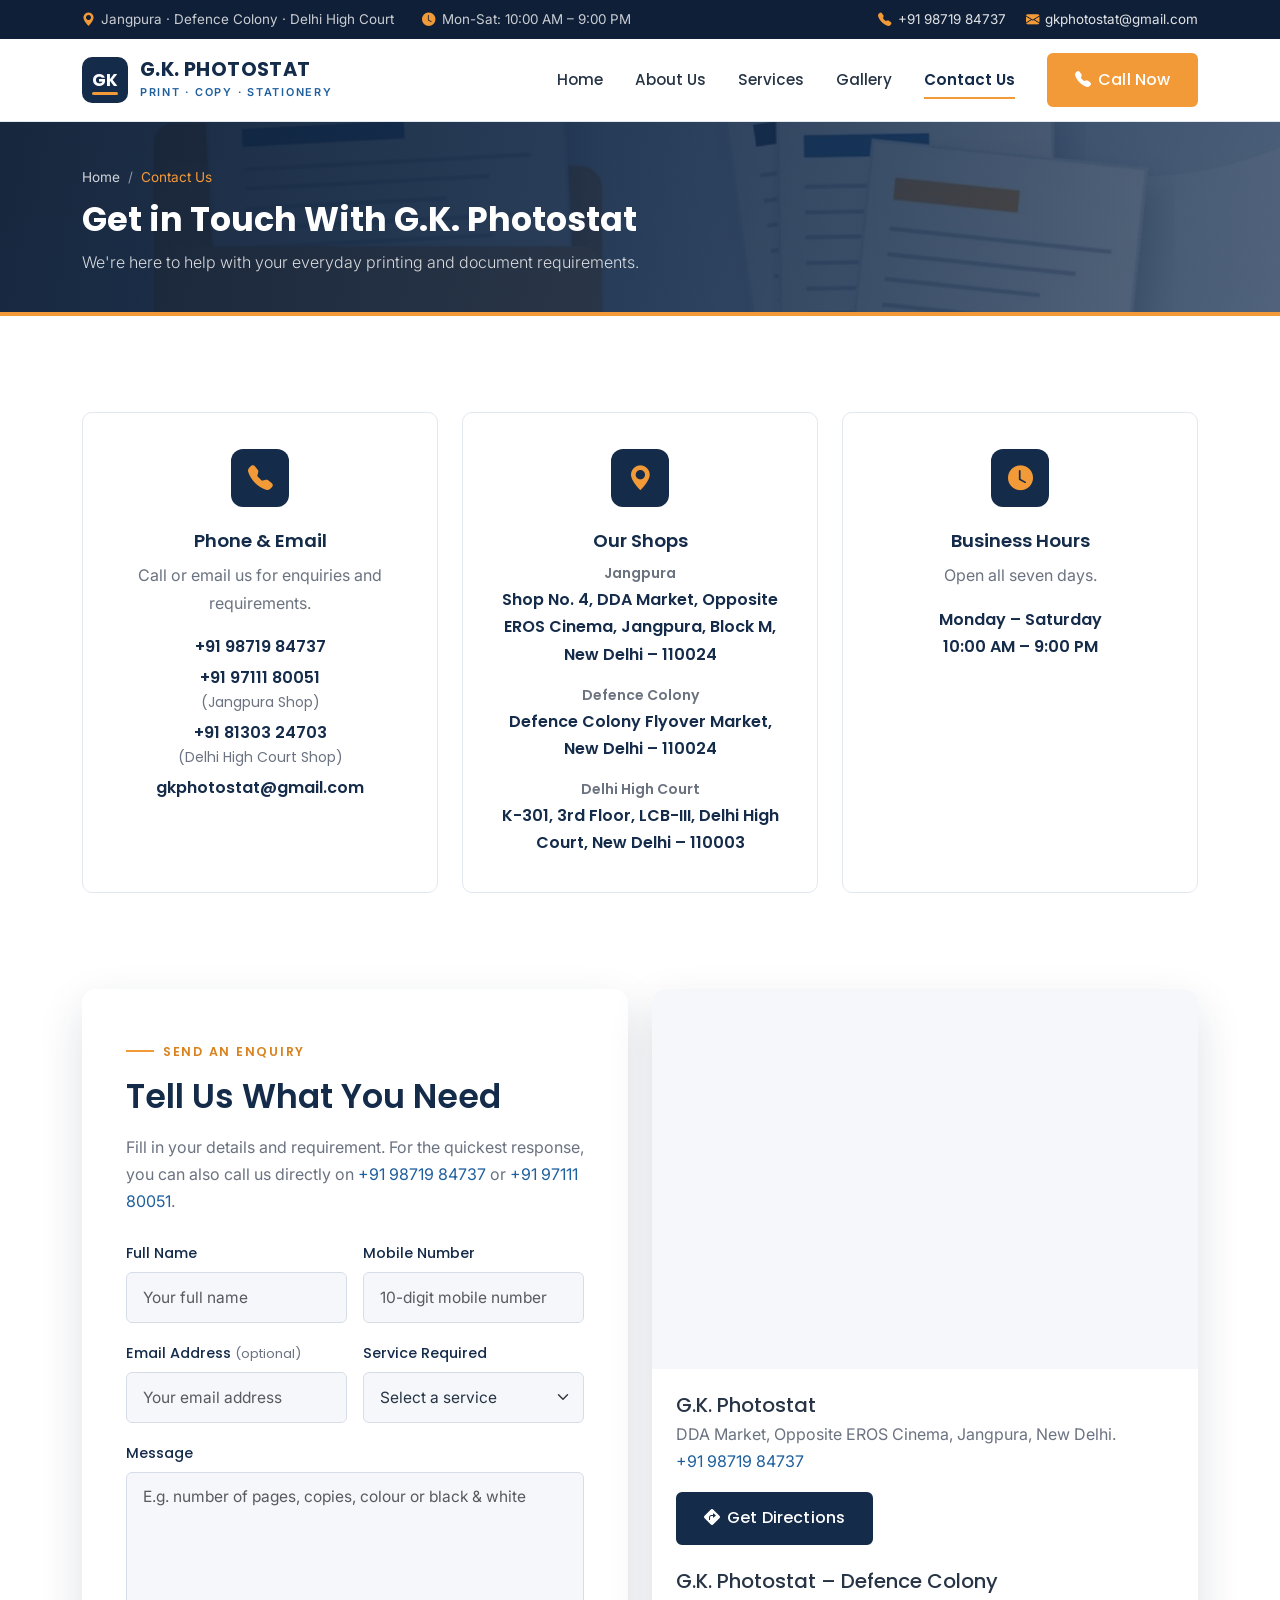
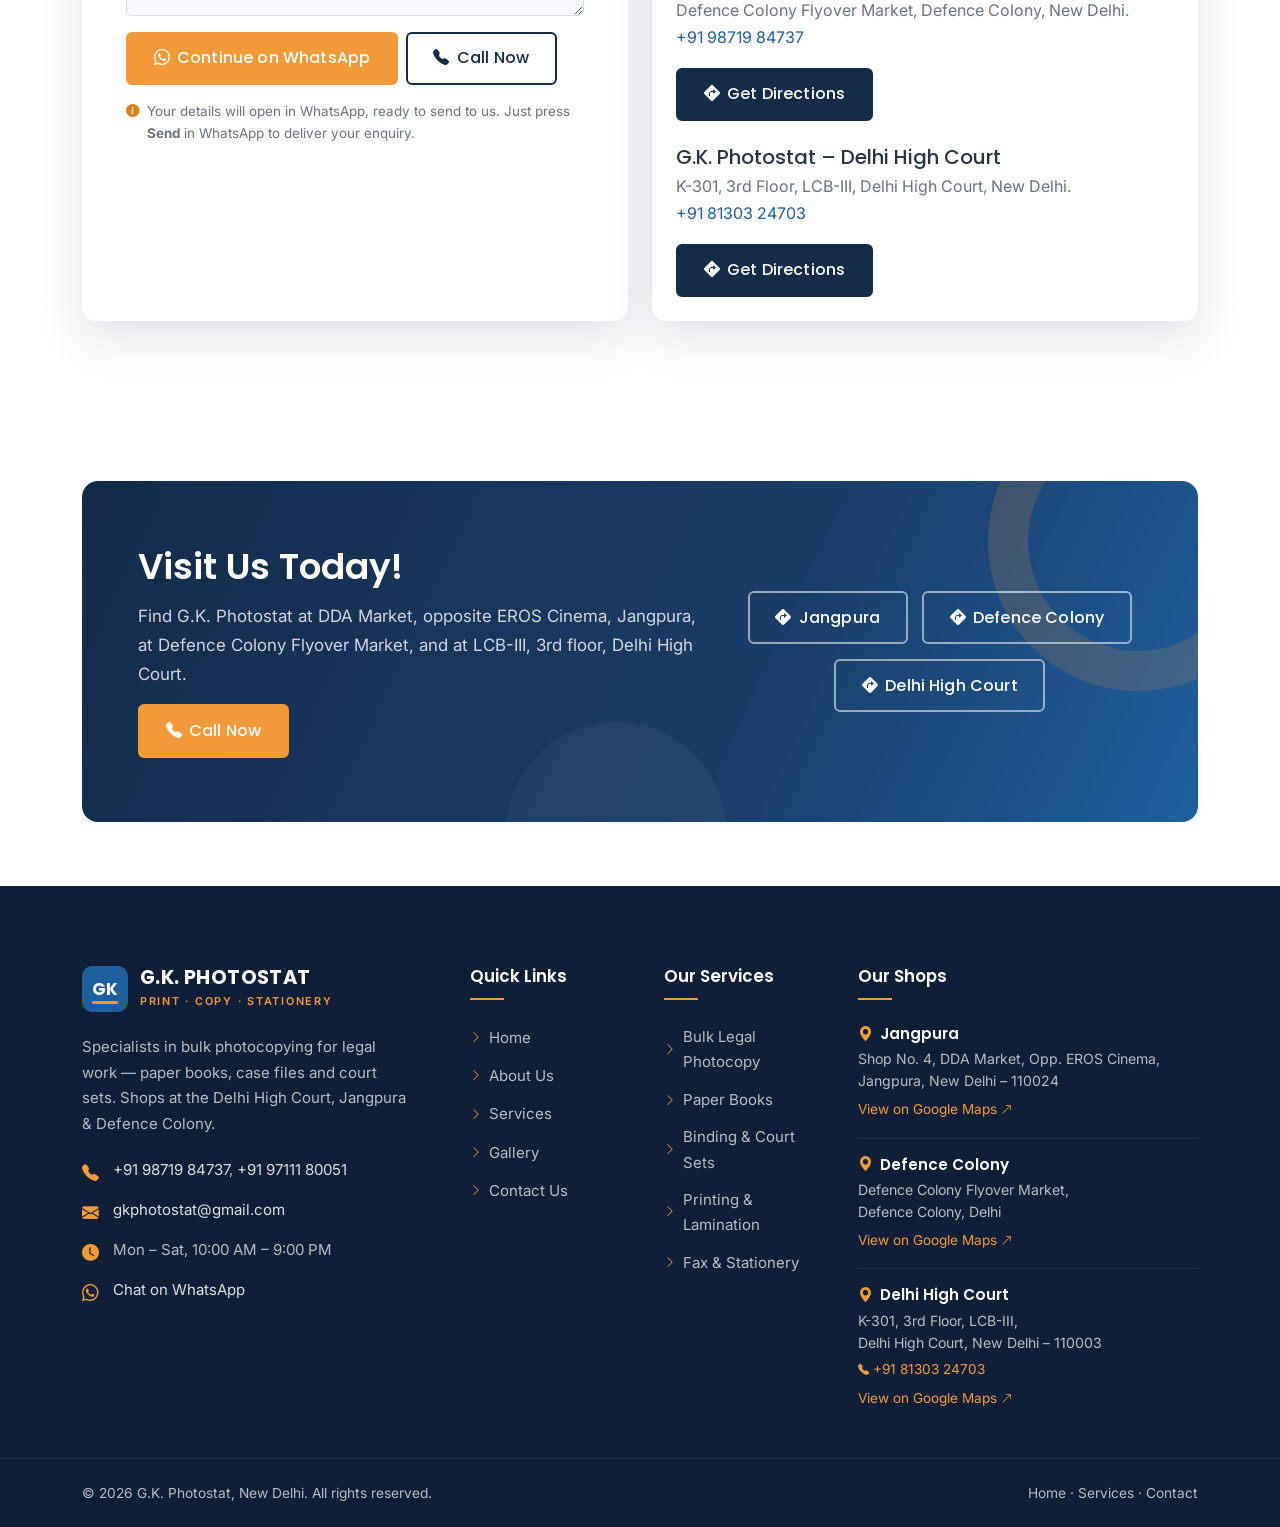
<file: contact-us.html>
<!doctype html>
<html lang="en-IN">
  <head>
    <meta charset="UTF-8" />
    <meta name="viewport" content="width=device-width, initial-scale=1" />
    <title>
      Contact Us | G.K. Photostat, Jangpura, New Delhi – +91 98719 84737
    </title>
    <meta
      name="description"
      content="Contact G.K. Photostat at Shop No. 4, DDA Market, opposite EROS Cinema, Jangpura, New Delhi 110024. Call +91 98719 84737. Open Monday to Sunday, 9 AM – 9 PM."
    />
    <meta name="robots" content="index, follow" />
    <meta name="theme-color" content="#142B4A" />
    <!-- Canonical placeholder: replace https://mandal-88.github.io/gkphotostat with the live domain -->
    <link
      rel="canonical"
      href="https://mandal-88.github.io/gkphotostat/contact-us.html"
    />

    <!-- Open Graph -->
    <meta property="og:type" content="website" />
    <meta property="og:site_name" content="G.K. Photostat" />
    <meta property="og:locale" content="en_IN" />
    <meta
      property="og:title"
      content="Contact Us | G.K. Photostat, Jangpura, New Delhi – +91 98719 84737"
    />
    <meta
      property="og:description"
      content="Contact G.K. Photostat at Shop No. 4, DDA Market, opposite EROS Cinema, Jangpura, New Delhi 110024. Call +91 98719 84737. Open Monday to Sunday, 9 AM – 9 PM."
    />
    <meta
      property="og:url"
      content="https://mandal-88.github.io/gkphotostat/contact-us.html"
    />
    <meta
      property="og:image"
      content="https://mandal-88.github.io/gkphotostat/assets/images/og-image.jpg"
    />
    <meta name="twitter:card" content="summary_large_image" />
    <meta
      name="twitter:title"
      content="Contact Us | G.K. Photostat, Jangpura, New Delhi – +91 98719 84737"
    />
    <meta
      name="twitter:description"
      content="Contact G.K. Photostat at Shop No. 4, DDA Market, opposite EROS Cinema, Jangpura, New Delhi 110024. Call +91 98719 84737. Open Monday to Sunday, 9 AM – 9 PM."
    />
    <meta
      name="twitter:image"
      content="https://mandal-88.github.io/gkphotostat/assets/images/og-image.jpg"
    />

    <link rel="icon" type="image/png" href="assets/images/favicon.png" />
    <link rel="apple-touch-icon" href="assets/images/favicon.png" />

    <!-- Fonts -->
    <link rel="preconnect" href="https://fonts.googleapis.com" />
    <link rel="preconnect" href="https://fonts.gstatic.com" crossorigin />
    <link
      rel="stylesheet"
      href="https://fonts.googleapis.com/css2?family=Inter:wght@400;500;600&amp;family=Poppins:wght@500;600;700&amp;display=swap"
    />

    <!-- Styles -->
    <link rel="stylesheet" href="assets/css/bootstrap.min.css" />
    <link rel="stylesheet" href="assets/css/bootstrap-icons.min.css" />
    <link rel="stylesheet" href="assets/css/style.css" />
    <link rel="stylesheet" href="assets/css/responsive.css" />
    <!-- LocalBusiness structured data. url/image use the placeholder domain; geo coordinates intentionally omitted until verified. -->
    <script type="application/ld+json">
      {
        "@context": "https://schema.org",
        "@type": "Store",
        "name": "G.K. Photostat",
        "description": "Bulk photocopying for legal purposes, paper book preparation and binding, plus printing and lamination – Jangpura, New Delhi.",
        "telephone": "+91 98719 84737",
        "email": "gkphotostat@gmail.com",
        "image": "https://mandal-88.github.io/gkphotostat/assets/images/og-image.jpg",
        "logo": "https://mandal-88.github.io/gkphotostat/assets/images/logo.png",
        "url": "https://mandal-88.github.io/gkphotostat/",
        "address": {
          "@type": "PostalAddress",
          "streetAddress": "Shop No. 4, DDA Market, Opposite EROS Cinema, Jangpura, Block M, Jungpura Extension",
          "addressLocality": "New Delhi",
          "addressRegion": "Delhi",
          "postalCode": "110024",
          "addressCountry": "IN"
        },
        "openingHoursSpecification": [
          {
            "@type": "OpeningHoursSpecification",
            "dayOfWeek": [
              "Monday",
              "Tuesday",
              "Wednesday",
              "Thursday",
              "Friday",
              "Saturday",
              "Sunday"
            ],
            "opens": "09:00",
            "closes": "21:00"
          }
        ],
        "areaServed": "Jangpura, New Delhi",
        "hasMap": "https://www.google.com/maps/search/?api=1&query=G.K.%20Photostat%2C%20Shop%20No.%204%2C%20DDA%20Market%2C%20Opposite%20EROS%20Cinema%2C%20Jangpura%2C%20New%20Delhi%20110024"
      }
    </script>
    <script type="application/ld+json">
      {
        "@context": "https://schema.org",
        "@type": "Store",
        "name": "G.K. Photostat – Defence Colony",
        "description": "Bulk legal photocopying, paper books and binding, plus printing and lamination – Defence Colony Flyover Market, Delhi.",
        "telephone": "+91 98719 84737",
        "email": "gkphotostat@gmail.com",
        "image": "https://mandal-88.github.io/gkphotostat/assets/images/og-image.jpg",
        "url": "https://mandal-88.github.io/gkphotostat/",
        "address": {
          "@type": "PostalAddress",
          "streetAddress": "Defence Colony Flyover Market",
          "addressLocality": "Defence Colony, Delhi",
          "addressRegion": "Delhi",
          "addressCountry": "IN"
        },
        "openingHoursSpecification": [
          {
            "@type": "OpeningHoursSpecification",
            "dayOfWeek": [
              "Monday",
              "Tuesday",
              "Wednesday",
              "Thursday",
              "Friday",
              "Saturday",
              "Sunday"
            ],
            "opens": "09:00",
            "closes": "21:00"
          }
        ],
        "hasMap": "https://www.google.com/maps/search/?api=1&query=G.K.%20Photostat%2C%20Defence%20Colony%20Flyover%20Market%2C%20Defence%20Colony%2C%20Delhi"
      }
    </script>
    <script type="application/ld+json">
      {
        "@context": "https://schema.org",
        "@type": "Store",
        "name": "G.K. Photostat – Delhi High Court",
        "description": "Bulk legal photocopying, paper book preparation and binding inside the Delhi High Court – K-301, 3rd Floor, LCB-III.",
        "telephone": "+91 81303 24703",
        "email": "gkphotostat@gmail.com",
        "image": "https://mandal-88.github.io/gkphotostat/assets/images/og-image.jpg",
        "url": "https://mandal-88.github.io/gkphotostat/",
        "address": {
          "@type": "PostalAddress",
          "streetAddress": "K-301, 3rd Floor, LCB-III, Delhi High Court",
          "addressLocality": "New Delhi",
          "addressRegion": "Delhi",
          "postalCode": "110003",
          "addressCountry": "IN"
        },
        "hasMap": "https://www.google.com/maps/search/?api=1&query=Delhi%20High%20Court%2C%20New%20Delhi%20110003"
      }
    </script>
  </head>
  <body data-page="contact">
    <a class="skip-link" href="#main">Skip to main content</a>

    <div id="site-header"></div>
    <script src="assets/js/header.js"></script>

    <section class="page-hero hero-contact">
      <div class="container">
        <nav aria-label="breadcrumb">
          <ol class="breadcrumb breadcrumb-gk">
            <li class="breadcrumb-item"><a href="index.html">Home</a></li>
            <li class="breadcrumb-item active" aria-current="page">
              Contact Us
            </li>
          </ol>
        </nav>
        <h1>Get in Touch With G.K. Photostat</h1>
        <p class="lead mb-0">
          We're here to help with your everyday printing and document
          requirements.
        </p>
      </div>
    </section>

    <main id="main">
      <section class="section">
        <div class="container">
          <div class="row g-4">
            <div class="col-md-4 reveal">
              <div class="contact-card">
                <div class="icon-box">
                  <i class="bi bi-telephone-fill" aria-hidden="true"></i>
                </div>
                <h2>Phone &amp; Email</h2>
                <p>Call or email us for enquiries and requirements.</p>
                <a class="contact-value d-block" href="tel:+919871984737"
                  >+91 98719 84737</a
                >
                <a class="contact-value d-block mt-1" href="tel:+919711180051"
                  >+91 97111 80051

                  <span class="d-block text-muted-gk small fw-normal"
                    >(Jangpura Shop)</span
                  >
                </a>
                <a class="contact-value d-block mt-1" href="tel:+918130324703"
                  >+91 81303 24703
                  <span class="d-block text-muted-gk small fw-normal"
                    >(Delhi High Court Shop)</span
                  ></a
                >
                <a
                  class="contact-value d-block mt-1"
                  href="mailto:gkphotostat@gmail.com"
                  >gkphotostat@gmail.com</a
                >
              </div>
            </div>
            <div class="col-md-4 reveal reveal-delay-1">
              <div class="contact-card">
                <div class="icon-box">
                  <i class="bi bi-geo-alt-fill" aria-hidden="true"></i>
                </div>
                <h2>Our Shops</h2>
                <address class="contact-value mb-3">
                  <span class="d-block text-muted-gk small">Jangpura</span>Shop
                  No. 4, DDA Market, Opposite EROS Cinema, Jangpura, Block M,
                  New Delhi – 110024
                </address>
                <address class="contact-value mb-0">
                  <span class="d-block text-muted-gk small">Defence Colony</span
                  >Defence Colony Flyover Market, New Delhi – 110024
                </address>
                <address class="contact-value mb-0 mt-3">
                  <span class="d-block text-muted-gk small"
                    >Delhi High Court</span
                  >K-301, 3rd Floor, LCB-III, Delhi High Court, New Delhi –
                  110003
                </address>
              </div>
            </div>
            <div class="col-md-4 reveal reveal-delay-2">
              <div class="contact-card">
                <div class="icon-box">
                  <i class="bi bi-clock-fill" aria-hidden="true"></i>
                </div>
                <h2>Business Hours</h2>
                <p>Open all seven days.</p>
                <span class="contact-value"
                  >Monday – Saturday<br />10:00 AM – 9:00 PM</span
                >
              </div>
            </div>
          </div>
        </div>
      </section>

      <section class="section pt-0">
        <div class="container">
          <div class="row g-4 align-items-stretch">
            <div class="col-lg-6 reveal">
              <div class="form-panel h-100">
                <span class="eyebrow">Send an Enquiry</span>
                <h2 class="section-title">Tell Us What You Need</h2>
                <p class="text-muted-gk mb-4">
                  Fill in your details and requirement. For the quickest
                  response, you can also call us directly on
                  <a href="tel:+919871984737">+91 98719 84737</a> or
                  <a href="tel:+919711180051">+91 97111 80051</a>.
                </p>
                <form id="enquiryForm" novalidate>
                  <div class="row g-3">
                    <div class="col-md-6">
                      <label class="form-label" for="fullName">Full Name</label>
                      <input
                        class="form-control"
                        type="text"
                        id="fullName"
                        name="fullName"
                        placeholder="Your full name"
                        autocomplete="name"
                        required
                        minlength="2"
                        maxlength="80"
                      />
                      <div class="invalid-feedback">
                        Please enter your full name.
                      </div>
                    </div>
                    <div class="col-md-6">
                      <label class="form-label" for="mobile"
                        >Mobile Number</label
                      >
                      <input
                        class="form-control"
                        type="tel"
                        id="mobile"
                        name="mobile"
                        autocomplete="tel"
                        inputmode="tel"
                        required
                        maxlength="16"
                        placeholder="10-digit mobile number"
                      />
                      <div class="invalid-feedback">
                        Please enter a valid 10-digit Indian mobile number.
                      </div>
                    </div>
                    <div class="col-md-6">
                      <label class="form-label" for="email"
                        >Email Address
                        <span class="optional">(optional)</span></label
                      >
                      <input
                        class="form-control"
                        type="email"
                        id="email"
                        name="email"
                        placeholder="Your email address"
                        autocomplete="email"
                        maxlength="120"
                      />
                      <div class="invalid-feedback">
                        Please enter a valid email address.
                      </div>
                    </div>
                    <div class="col-md-6">
                      <label class="form-label" for="service"
                        >Service Required</label
                      >
                      <select
                        class="form-select"
                        id="service"
                        name="service"
                        required
                      >
                        <option value="" selected disabled>
                          Select a service
                        </option>
                        <option>Bulk Legal Photocopy</option>
                        <option>Paper Book Preparation</option>
                        <option>Binding &amp; Court Sets</option>
                        <option>Black &amp; White / Colour Photocopy</option>
                        <option>Printing</option>
                        <option>Lamination</option>
                        <option>Fax</option>
                        <option>Stationery</option>
                        <option>Other</option>
                      </select>
                      <div class="invalid-feedback">
                        Please choose a service.
                      </div>
                    </div>
                    <div class="col-12">
                      <label class="form-label" for="message">Message</label>
                      <textarea
                        class="form-control"
                        id="message"
                        name="message"
                        rows="5"
                        required
                        minlength="10"
                        maxlength="1000"
                        placeholder="E.g. number of pages, copies, colour or black &amp; white"
                      ></textarea>
                      <div class="invalid-feedback">
                        Please describe your requirement (at least 10
                        characters).
                      </div>
                    </div>
                    <div class="col-12 d-flex flex-wrap gap-2">
                      <button
                        class="btn btn-gk-primary"
                        type="submit"
                        id="whatsappSubmit"
                      >
                        <i class="bi bi-whatsapp" aria-hidden="true"></i
                        >Continue on WhatsApp
                      </button>
                      <a class="btn btn-gk-outline" href="tel:+919871984737"
                        ><i class="bi bi-telephone-fill" aria-hidden="true"></i
                        >Call Now</a
                      >
                    </div>
                  </div>
                  <p class="wa-note mb-0">
                    <i class="bi bi-info-circle-fill" aria-hidden="true"></i
                    ><span
                      >Your details will open in WhatsApp, ready to send to us.
                      Just press <strong>Send</strong> in WhatsApp to deliver
                      your enquiry.</span
                    >
                  </p>
                  <div
                    class="form-status"
                    id="formStatus"
                    role="status"
                    aria-live="polite"
                  ></div>
                </form>
              </div>
            </div>
            <div class="col-lg-6 reveal reveal-delay-1">
              <div class="info-panel h-100 d-flex flex-column">
                <iframe
                  class="map-frame flex-grow-1"
                  src="https://www.google.com/maps?q=Shop%20No.%204%2C%20DDA%20Market%2C%20Opposite%20EROS%20Cinema%2C%20Jangpura%2C%20New%20Delhi%2C%20Delhi%20110024&amp;output=embed"
                  title="Google Map showing G.K. Photostat, DDA Market, opposite EROS Cinema, Jangpura"
                  loading="lazy"
                  referrerpolicy="no-referrer-when-downgrade"
                  allowfullscreen
                ></iframe>
                <div
                  class="p-4 d-flex flex-wrap align-items-center justify-content-between gap-3"
                >
                  <div>
                    <h2 class="h5 mb-1">G.K. Photostat</h2>
                    <p class="text-muted-gk mb-0">
                      DDA Market, Opposite EROS Cinema, Jangpura, New Delhi.
                      <br />

                      <a href="tel:+919871984737">+91 98719 84737</a>
                    </p>
                  </div>
                  <a
                    class="btn btn-gk-navy"
                    href="https://www.google.com/maps/dir/?api=1&amp;destination=G.K.%20Photostat%2C%20Shop%20No.%204%2C%20DDA%20Market%2C%20Opposite%20EROS%20Cinema%2C%20Jangpura%2C%20New%20Delhi%20110024"
                    target="_blank"
                    rel="noopener"
                    ><i
                      class="bi bi-sign-turn-right-fill"
                      aria-hidden="true"
                    ></i
                    >Get Directions</a
                  >
                </div>
                <div
                  class="px-4 pb-4 d-flex flex-wrap align-items-center justify-content-between gap-3"
                >
                  <div>
                    <h2 class="h5 mb-1">G.K. Photostat – Defence Colony</h2>
                    <p class="text-muted-gk mb-0">
                      Defence Colony Flyover Market, Defence Colony, New Delhi.
                      <br />
                      <a href="tel:+919871984737">+91 98719 84737</a>
                    </p>
                  </div>
                  <a
                    class="btn btn-gk-navy"
                    href="https://www.google.com/maps/dir/?api=1&amp;destination=G.K.%20Photostat%2C%20Defence%20Colony%20Flyover%20Market%2C%20Defence%20Colony%2C%20Delhi"
                    target="_blank"
                    rel="noopener"
                    ><i
                      class="bi bi-sign-turn-right-fill"
                      aria-hidden="true"
                    ></i
                    >Get Directions</a
                  >
                </div>
                <div
                  class="px-4 pb-4 d-flex flex-wrap align-items-center justify-content-between gap-3"
                >
                  <div>
                    <h2 class="h5 mb-1">G.K. Photostat – Delhi High Court</h2>
                    <p class="text-muted-gk mb-0">
                      K-301, 3rd Floor, LCB-III, Delhi High Court, New Delhi.
                      <br />
                      <a href="tel:+918130324703">+91 81303 24703</a>
                    </p>
                  </div>
                  <a
                    class="btn btn-gk-navy"
                    href="https://www.google.com/maps/dir/?api=1&amp;destination=Delhi%20High%20Court%2C%20New%20Delhi%20110003"
                    target="_blank"
                    rel="noopener"
                    ><i
                      class="bi bi-sign-turn-right-fill"
                      aria-hidden="true"
                    ></i
                    >Get Directions</a
                  >
                </div>
              </div>
            </div>
          </div>
        </div>
      </section>

      <section class="section-sm">
        <div class="container">
          <div class="cta-banner reveal">
            <div class="row align-items-center g-4">
              <div class="col-lg-7">
                <h2>Visit Us Today!</h2>
                <p>
                  Find G.K. Photostat at DDA Market, opposite EROS Cinema,
                  Jangpura, at Defence Colony Flyover Market, and at LCB-III,
                  3rd floor, Delhi High Court.
                </p>
                <a class="btn btn-gk-primary mt-3" href="tel:+919871984737"
                  ><i class="bi bi-telephone-fill" aria-hidden="true"></i>Call
                  Now</a
                >
              </div>
              <div class="col-lg-5">
                <div class="cta-actions">
                  <a
                    class="btn btn-gk-outline-light"
                    href="https://www.google.com/maps/dir/?api=1&amp;destination=G.K.%20Photostat%2C%20Shop%20No.%204%2C%20DDA%20Market%2C%20Opposite%20EROS%20Cinema%2C%20Jangpura%2C%20New%20Delhi%20110024"
                    target="_blank"
                    rel="noopener"
                    ><i
                      class="bi bi-sign-turn-right-fill"
                      aria-hidden="true"
                    ></i
                    >Jangpura</a
                  >
                  <a
                    class="btn btn-gk-outline-light"
                    href="https://www.google.com/maps/dir/?api=1&amp;destination=G.K.%20Photostat%2C%20Defence%20Colony%20Flyover%20Market%2C%20Defence%20Colony%2C%20Delhi"
                    target="_blank"
                    rel="noopener"
                    ><i
                      class="bi bi-sign-turn-right-fill"
                      aria-hidden="true"
                    ></i
                    >Defence Colony</a
                  >
                  <a
                    class="btn btn-gk-outline-light"
                    href="https://www.google.com/maps/dir/?api=1&amp;destination=Delhi%20High%20Court%2C%20New%20Delhi%20110003"
                    target="_blank"
                    rel="noopener"
                    ><i
                      class="bi bi-sign-turn-right-fill"
                      aria-hidden="true"
                    ></i
                    >Delhi High Court</a
                  >
                </div>
              </div>
            </div>
          </div>
        </div>
      </section>
    </main>

    <div id="site-footer"></div>
    <script src="assets/js/footer.js"></script>

    <script src="assets/js/jquery.min.js"></script>
    <script src="assets/js/bootstrap.bundle.min.js"></script>
    <script src="assets/js/custom.js"></script>
  </body>
</html>
</file>
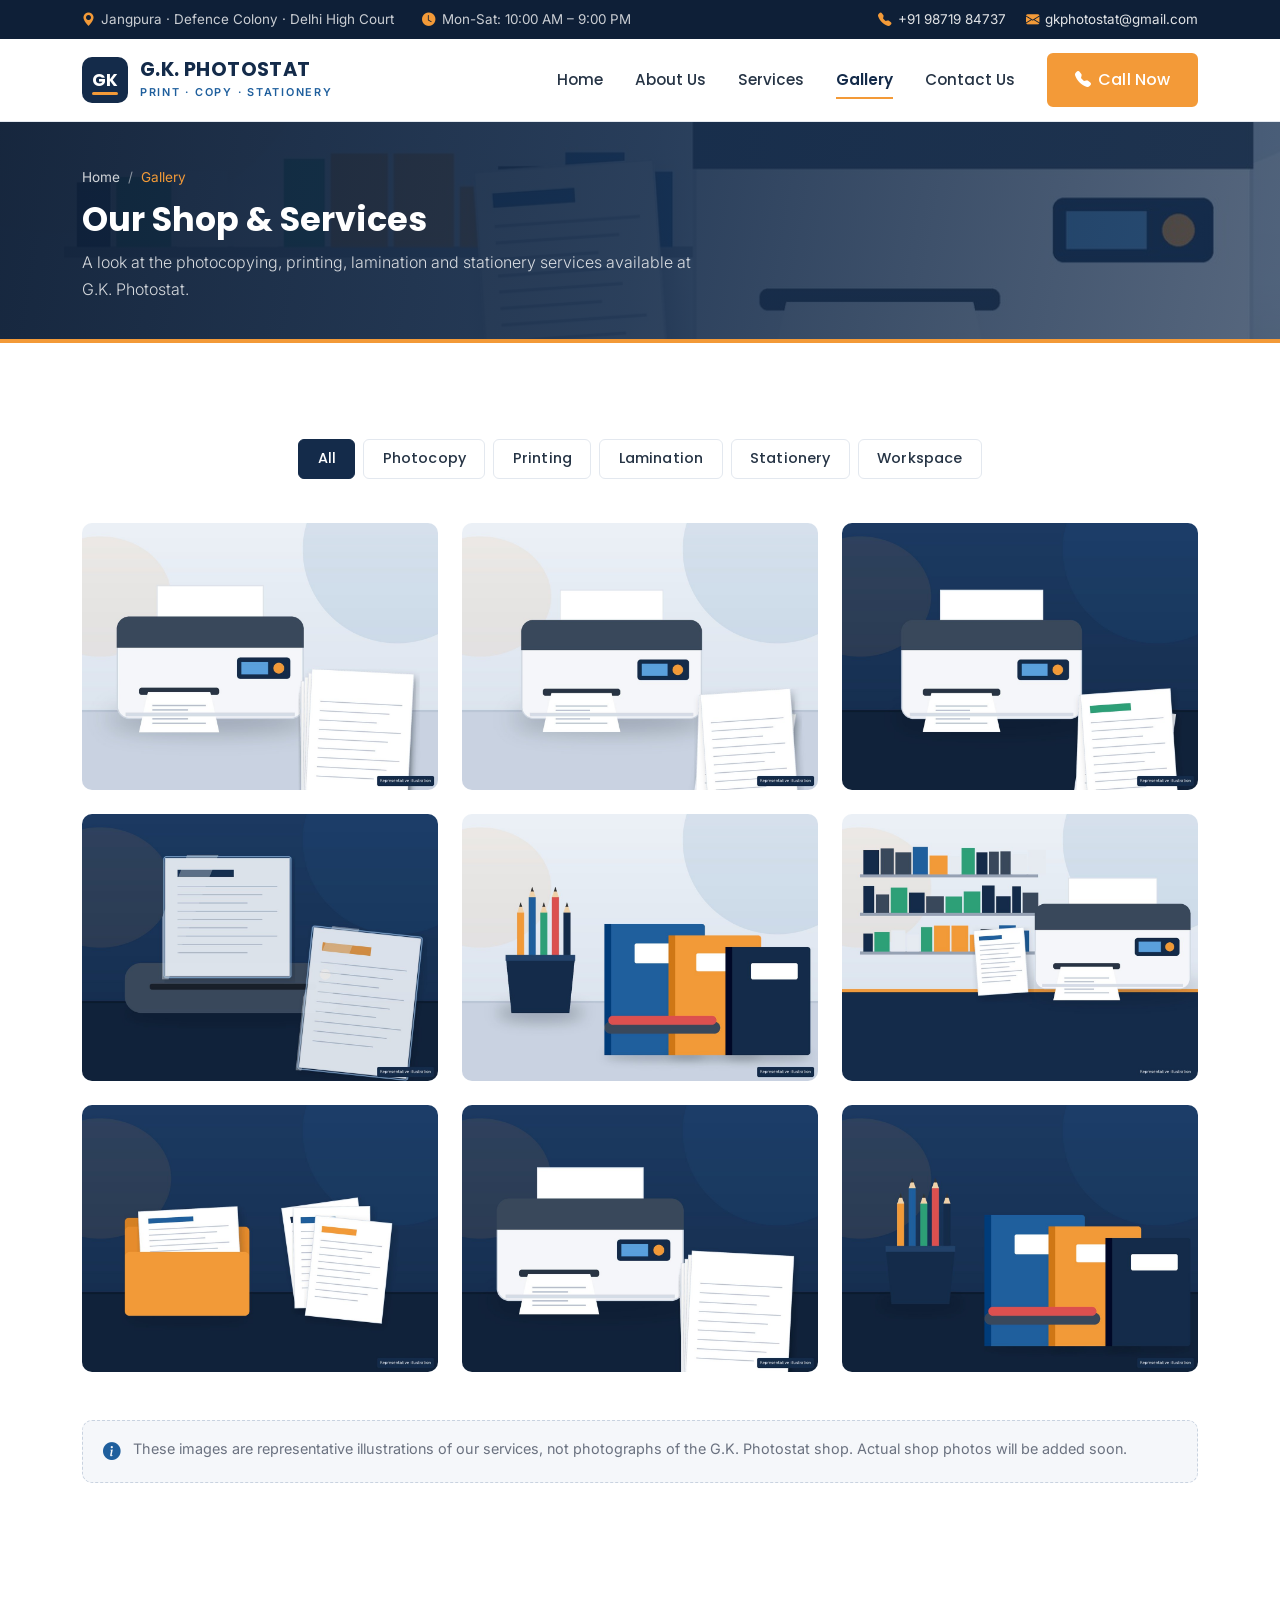
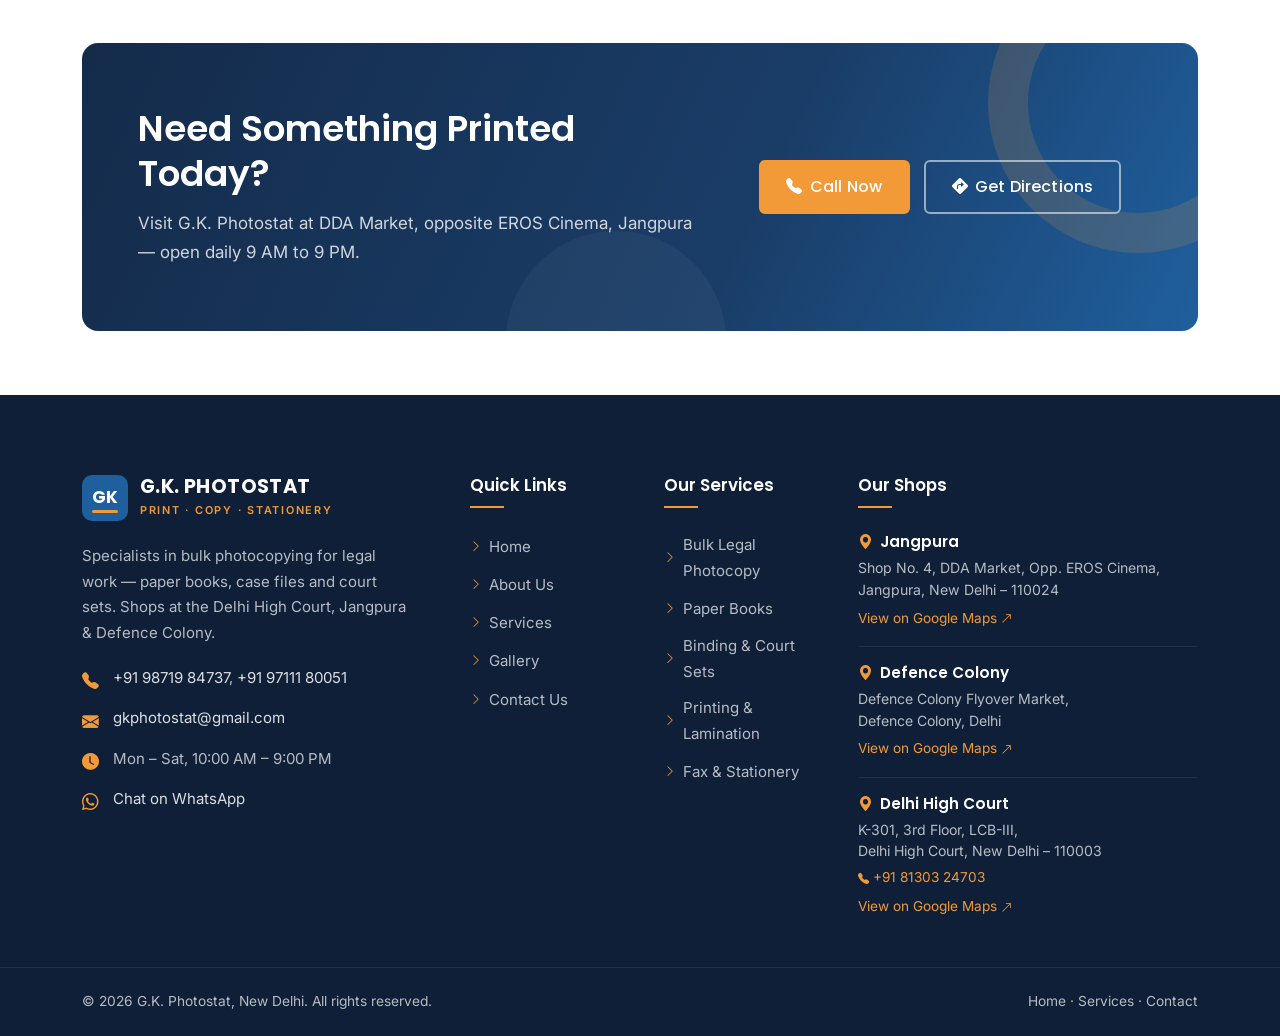
<file: gallery.html>
<!DOCTYPE html>
<html lang="en-IN">
<head>
  <meta charset="UTF-8">
  <meta name="viewport" content="width=device-width, initial-scale=1">
  <title>Gallery | G.K. Photostat – Photostat Shop Near EROS Cinema, Jangpura</title>
  <meta name="description" content="Browse the G.K. Photostat gallery — photocopying, colour printing, lamination and office stationery services at DDA Market, Jangpura, New Delhi.">
  <meta name="robots" content="index, follow">
  <meta name="theme-color" content="#142B4A">
  <!-- Canonical placeholder: replace https://mandal-88.github.io/gkphotostat with the live domain -->
  <link rel="canonical" href="https://mandal-88.github.io/gkphotostat/gallery.html">

  <!-- Open Graph -->
  <meta property="og:type" content="website">
  <meta property="og:site_name" content="G.K. Photostat">
  <meta property="og:locale" content="en_IN">
  <meta property="og:title" content="Gallery | G.K. Photostat – Photostat Shop Near EROS Cinema, Jangpura">
  <meta property="og:description" content="Browse the G.K. Photostat gallery — photocopying, colour printing, lamination and office stationery services at DDA Market, Jangpura, New Delhi.">
  <meta property="og:url" content="https://mandal-88.github.io/gkphotostat/gallery.html">
  <meta property="og:image" content="https://mandal-88.github.io/gkphotostat/assets/images/og-image.jpg">
  <meta name="twitter:card" content="summary_large_image">
  <meta name="twitter:title" content="Gallery | G.K. Photostat – Photostat Shop Near EROS Cinema, Jangpura">
  <meta name="twitter:description" content="Browse the G.K. Photostat gallery — photocopying, colour printing, lamination and office stationery services at DDA Market, Jangpura, New Delhi.">
  <meta name="twitter:image" content="https://mandal-88.github.io/gkphotostat/assets/images/og-image.jpg">

  <link rel="icon" type="image/png" href="assets/images/favicon.png">
  <link rel="apple-touch-icon" href="assets/images/favicon.png">

  <!-- Fonts -->
  <link rel="preconnect" href="https://fonts.googleapis.com">
  <link rel="preconnect" href="https://fonts.gstatic.com" crossorigin>
  <link rel="stylesheet" href="https://fonts.googleapis.com/css2?family=Inter:wght@400;500;600&amp;family=Poppins:wght@500;600;700&amp;display=swap">

  <!-- Styles -->
  <link rel="stylesheet" href="assets/css/bootstrap.min.css">
  <link rel="stylesheet" href="assets/css/bootstrap-icons.min.css">
  <link rel="stylesheet" href="assets/css/style.css">
  <link rel="stylesheet" href="assets/css/responsive.css">
</head>
<body data-page="gallery">
  <a class="skip-link" href="#main">Skip to main content</a>

  <div id="site-header"></div>
  <script src="assets/js/header.js"></script>

    <section class="page-hero hero-gallery">
      <div class="container">
        <nav aria-label="breadcrumb">
          <ol class="breadcrumb breadcrumb-gk">
            <li class="breadcrumb-item"><a href="index.html">Home</a></li>
            <li class="breadcrumb-item active" aria-current="page">Gallery</li>
          </ol>
        </nav>
        <h1>Our Shop &amp; Services</h1>
        <p class="lead mb-0">A look at the photocopying, printing, lamination and stationery services available at G.K. Photostat.</p>
      </div>
    </section>

  <main id="main">
    <section class="section">
      <div class="container">
        <div class="gallery-filters" role="group" aria-label="Filter gallery"><button type="button" class="btn active" data-filter="all" aria-pressed="true">All</button><button type="button" class="btn" data-filter="photocopy" aria-pressed="false">Photocopy</button><button type="button" class="btn" data-filter="printing" aria-pressed="false">Printing</button><button type="button" class="btn" data-filter="lamination" aria-pressed="false">Lamination</button><button type="button" class="btn" data-filter="stationery" aria-pressed="false">Stationery</button><button type="button" class="btn" data-filter="workspace" aria-pressed="false">Workspace</button></div>
        <div class="row g-4 gallery-grid">
          <div class="col-sm-6 col-lg-4 gallery-item reveal reveal-delay-1" data-category="photocopy">
            <button type="button" class="gallery-card" data-full="assets/images/gallery/photocopy-machine.jpg" data-title="Photocopy Machines" aria-label="View larger image: Photocopy Machines">
              <img src="assets/images/gallery/photocopy-machine.jpg" width="1200" height="900" alt="Illustration of a photocopy machine with copied pages" loading="lazy">
              <span class="zoom-icon"><i class="bi bi-arrows-fullscreen" aria-hidden="true"></i></span>
              <span class="gallery-overlay"><span class="g-title">Photocopy Machines</span><span class="g-cat">Photocopy</span></span>
            </button>
          </div>
          <div class="col-sm-6 col-lg-4 gallery-item reveal reveal-delay-2" data-category="printing">
            <button type="button" class="gallery-card" data-full="assets/images/gallery/digital-printing.jpg" data-title="Digital Printing" aria-label="View larger image: Digital Printing">
              <img src="assets/images/gallery/digital-printing.jpg" width="1200" height="900" alt="Illustration of a digital printer with printed pages" loading="lazy">
              <span class="zoom-icon"><i class="bi bi-arrows-fullscreen" aria-hidden="true"></i></span>
              <span class="gallery-overlay"><span class="g-title">Digital Printing</span><span class="g-cat">Printing</span></span>
            </button>
          </div>
          <div class="col-sm-6 col-lg-4 gallery-item reveal reveal-delay-3" data-category="printing">
            <button type="button" class="gallery-card" data-full="assets/images/gallery/colour-printing.jpg" data-title="Colour Printing" aria-label="View larger image: Colour Printing">
              <img src="assets/images/gallery/colour-printing.jpg" width="1200" height="900" alt="Illustration of colour printed documents beside a printer" loading="lazy">
              <span class="zoom-icon"><i class="bi bi-arrows-fullscreen" aria-hidden="true"></i></span>
              <span class="gallery-overlay"><span class="g-title">Colour Printing</span><span class="g-cat">Printing</span></span>
            </button>
          </div>
          <div class="col-sm-6 col-lg-4 gallery-item reveal reveal-delay-1" data-category="lamination">
            <button type="button" class="gallery-card" data-full="assets/images/gallery/document-lamination.jpg" data-title="Document Lamination" aria-label="View larger image: Document Lamination">
              <img src="assets/images/gallery/document-lamination.jpg" width="1200" height="900" alt="Illustration of a laminating machine with a laminated document" loading="lazy">
              <span class="zoom-icon"><i class="bi bi-arrows-fullscreen" aria-hidden="true"></i></span>
              <span class="gallery-overlay"><span class="g-title">Document Lamination</span><span class="g-cat">Lamination</span></span>
            </button>
          </div>
          <div class="col-sm-6 col-lg-4 gallery-item reveal reveal-delay-2" data-category="stationery">
            <button type="button" class="gallery-card" data-full="assets/images/gallery/office-stationery.jpg" data-title="Office Stationery" aria-label="View larger image: Office Stationery">
              <img src="assets/images/gallery/office-stationery.jpg" width="1200" height="900" alt="Illustration of notebooks, pencils and office stationery" loading="lazy">
              <span class="zoom-icon"><i class="bi bi-arrows-fullscreen" aria-hidden="true"></i></span>
              <span class="gallery-overlay"><span class="g-title">Office Stationery</span><span class="g-cat">Stationery</span></span>
            </button>
          </div>
          <div class="col-sm-6 col-lg-4 gallery-item reveal reveal-delay-3" data-category="workspace">
            <button type="button" class="gallery-card" data-full="assets/images/gallery/printing-workspace.jpg" data-title="Printing Workspace" aria-label="View larger image: Printing Workspace">
              <img src="assets/images/gallery/printing-workspace.jpg" width="1200" height="900" alt="Illustration of a printing workspace with shelves and a printer" loading="lazy">
              <span class="zoom-icon"><i class="bi bi-arrows-fullscreen" aria-hidden="true"></i></span>
              <span class="gallery-overlay"><span class="g-title">Printing Workspace</span><span class="g-cat">Workspace</span></span>
            </button>
          </div>
          <div class="col-sm-6 col-lg-4 gallery-item reveal reveal-delay-1" data-category="workspace">
            <button type="button" class="gallery-card" data-full="assets/images/gallery/document-services.jpg" data-title="Document Services" aria-label="View larger image: Document Services">
              <img src="assets/images/gallery/document-services.jpg" width="1200" height="900" alt="Illustration of a document folder with printed pages" loading="lazy">
              <span class="zoom-icon"><i class="bi bi-arrows-fullscreen" aria-hidden="true"></i></span>
              <span class="gallery-overlay"><span class="g-title">Document Services</span><span class="g-cat">Workspace</span></span>
            </button>
          </div>
          <div class="col-sm-6 col-lg-4 gallery-item reveal reveal-delay-2" data-category="photocopy">
            <button type="button" class="gallery-card" data-full="assets/images/gallery/bulk-copies.jpg" data-title="Multiple Copies" aria-label="View larger image: Multiple Copies">
              <img src="assets/images/gallery/bulk-copies.jpg" width="1200" height="900" alt="Illustration of a photocopier with a large stack of copies" loading="lazy">
              <span class="zoom-icon"><i class="bi bi-arrows-fullscreen" aria-hidden="true"></i></span>
              <span class="gallery-overlay"><span class="g-title">Multiple Copies</span><span class="g-cat">Photocopy</span></span>
            </button>
          </div>
          <div class="col-sm-6 col-lg-4 gallery-item reveal reveal-delay-3" data-category="stationery">
            <button type="button" class="gallery-card" data-full="assets/images/gallery/stationery-essentials.jpg" data-title="Stationery Essentials" aria-label="View larger image: Stationery Essentials">
              <img src="assets/images/gallery/stationery-essentials.jpg" width="1200" height="900" alt="Illustration of colourful notebooks and writing materials" loading="lazy">
              <span class="zoom-icon"><i class="bi bi-arrows-fullscreen" aria-hidden="true"></i></span>
              <span class="gallery-overlay"><span class="g-title">Stationery Essentials</span><span class="g-cat">Stationery</span></span>
            </button>
          </div>
        </div>
        <div class="gallery-disclaimer mt-5">
          <i class="bi bi-info-circle-fill" aria-hidden="true"></i>
          <p class="mb-0">These images are representative illustrations of our services, not photographs of the G.K. Photostat shop. Actual shop photos will be added soon.</p>
        </div>
      </div>
    </section>

    <!-- Lightbox -->
    <div class="modal fade lightbox-modal" id="lightboxModal" tabindex="-1" aria-labelledby="lightboxTitle" aria-hidden="true">
      <div class="modal-dialog modal-dialog-centered modal-xl">
        <div class="modal-content">
          <div class="modal-body">
            <button type="button" class="lightbox-close" data-bs-dismiss="modal" aria-label="Close"><i class="bi bi-x-lg" aria-hidden="true"></i></button>
            <img id="lightboxImage" src="assets/images/gallery/photocopy-machine.jpg" alt="Gallery image" width="1200" height="900">
            <button type="button" class="lightbox-btn lightbox-prev" aria-label="Previous image"><i class="bi bi-chevron-left" aria-hidden="true"></i></button>
            <button type="button" class="lightbox-btn lightbox-next" aria-label="Next image"><i class="bi bi-chevron-right" aria-hidden="true"></i></button>
            <p class="lightbox-caption mb-0"><span id="lightboxTitle">Gallery</span><small>Representative illustration</small></p>
          </div>
        </div>
      </div>
    </div>

    <section class="section-sm">
      <div class="container">
        <div class="cta-banner reveal">
          <div class="row align-items-center g-4">
            <div class="col-lg-7">
              <h2>Need Something Printed Today?</h2>
              <p>Visit G.K. Photostat at DDA Market, opposite EROS Cinema, Jangpura — open daily 9 AM to 9 PM.</p>
            </div>
            <div class="col-lg-5">
              <div class="cta-actions">
                <a class="btn btn-gk-primary" href="tel:+919871984737"><i class="bi bi-telephone-fill" aria-hidden="true"></i>Call Now</a>
                <a class="btn btn-gk-outline-light" href="https://www.google.com/maps/dir/?api=1&amp;destination=G.K.%20Photostat%2C%20Shop%20No.%204%2C%20DDA%20Market%2C%20Opposite%20EROS%20Cinema%2C%20Jangpura%2C%20New%20Delhi%20110024" target="_blank" rel="noopener"><i class="bi bi-sign-turn-right-fill" aria-hidden="true"></i>Get Directions</a>
              </div>
            </div>
          </div>
        </div>
      </div>
    </section>

  </main>

  <div id="site-footer"></div>
  <script src="assets/js/footer.js"></script>

  <script src="assets/js/jquery.min.js"></script>
  <script src="assets/js/bootstrap.bundle.min.js"></script>
  <script src="assets/js/custom.js"></script>
</body>
</html>
</file>
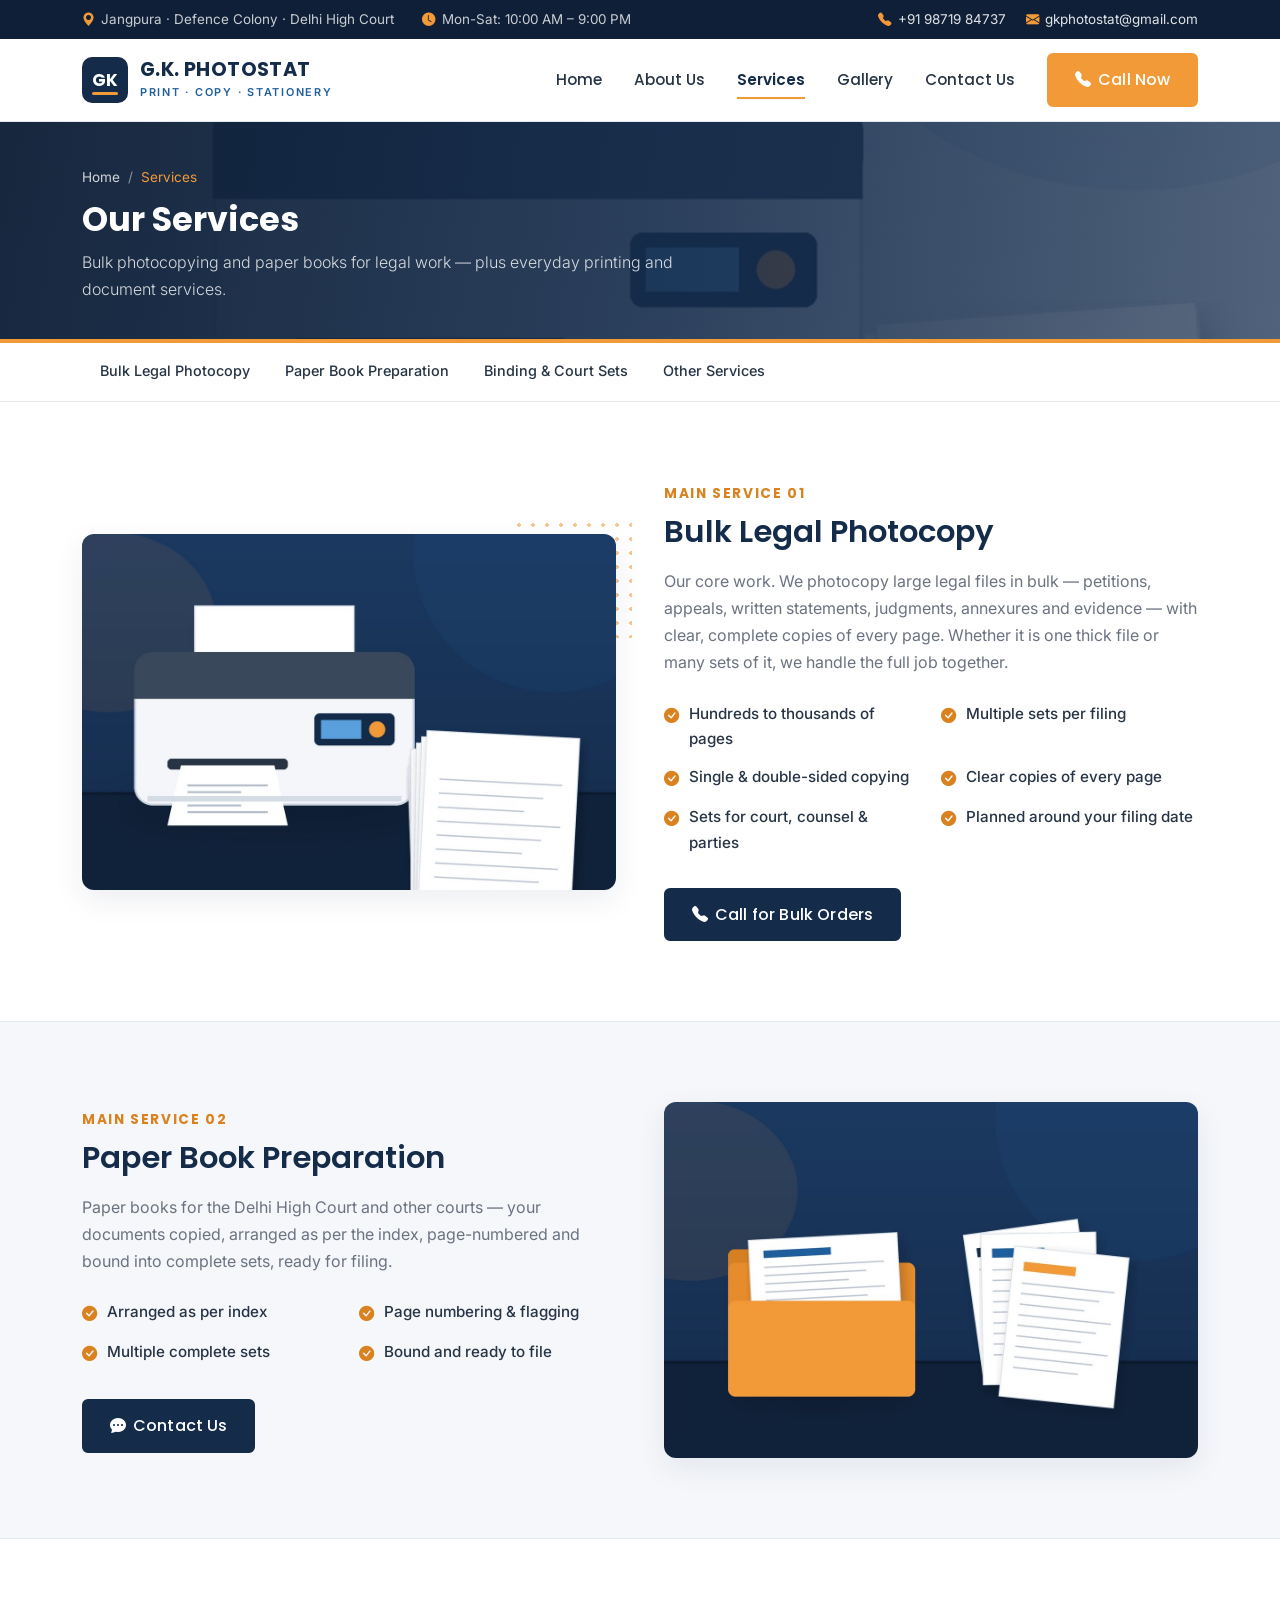
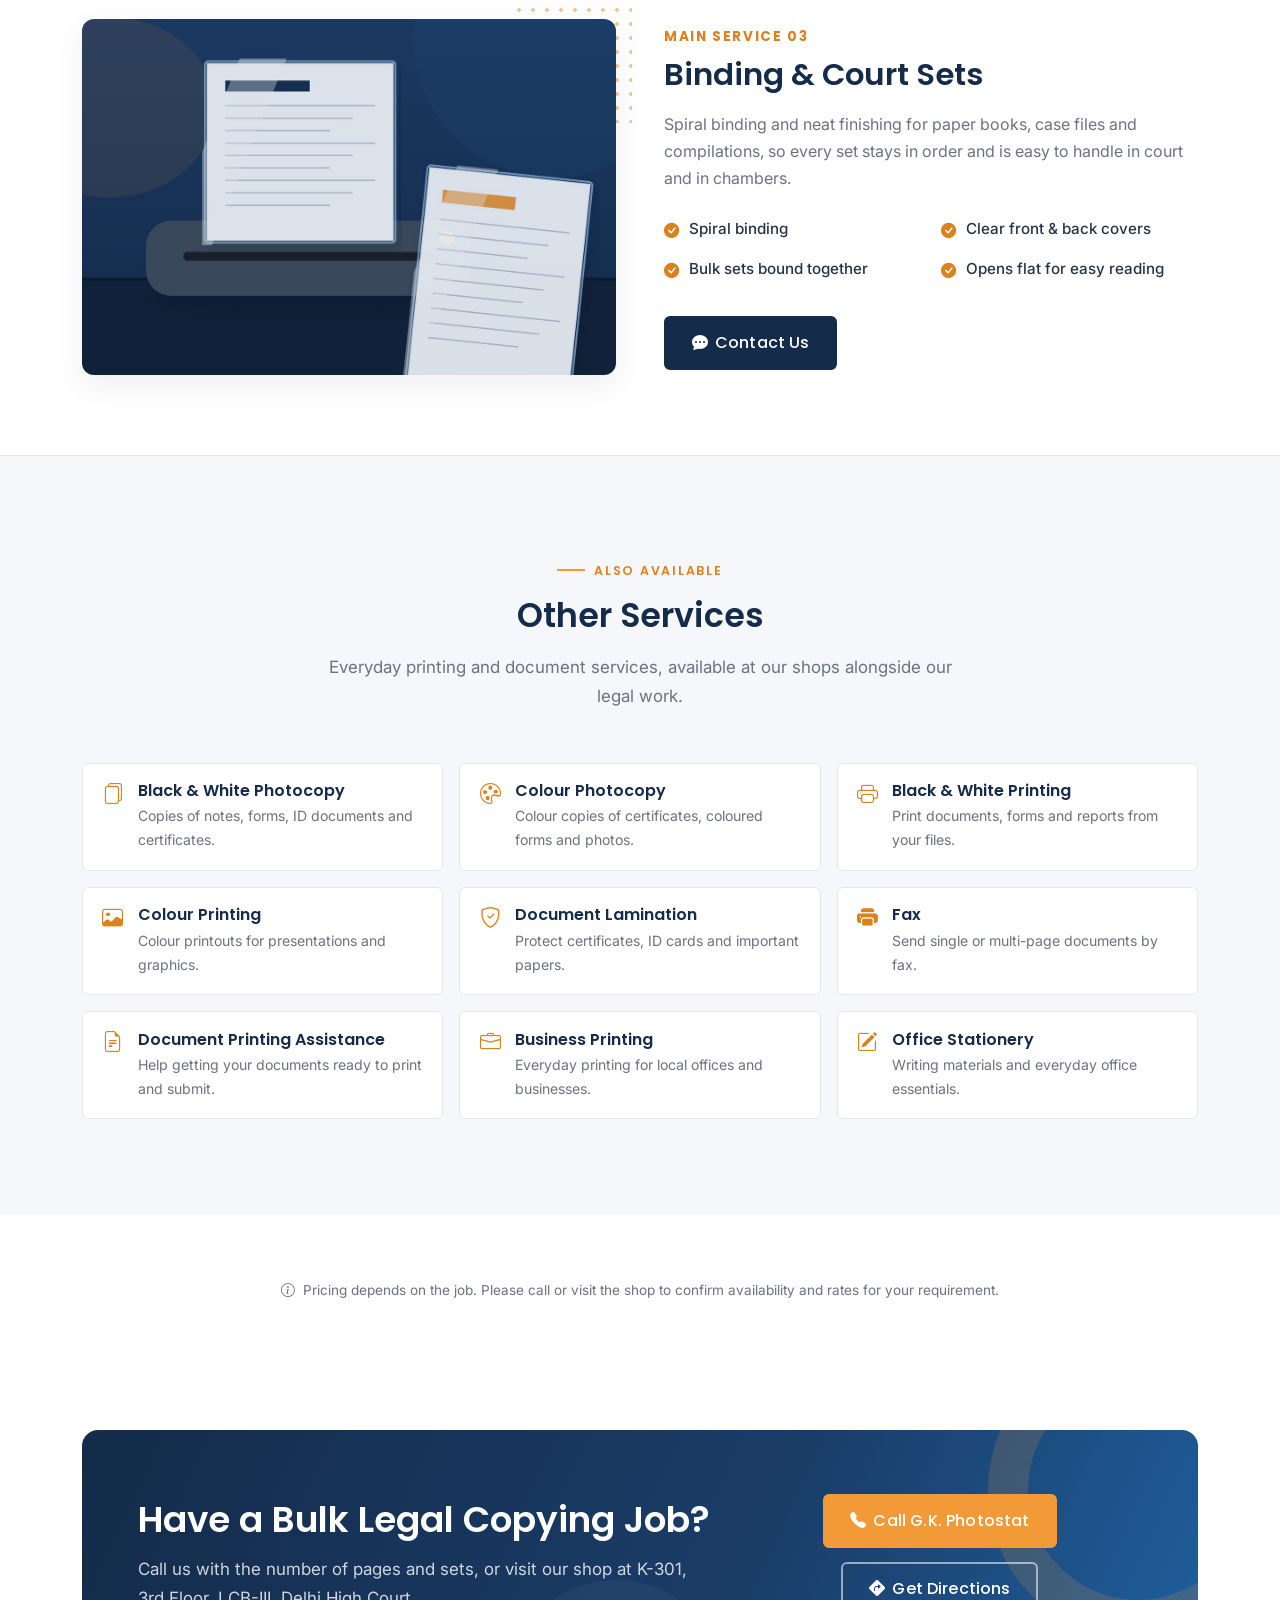
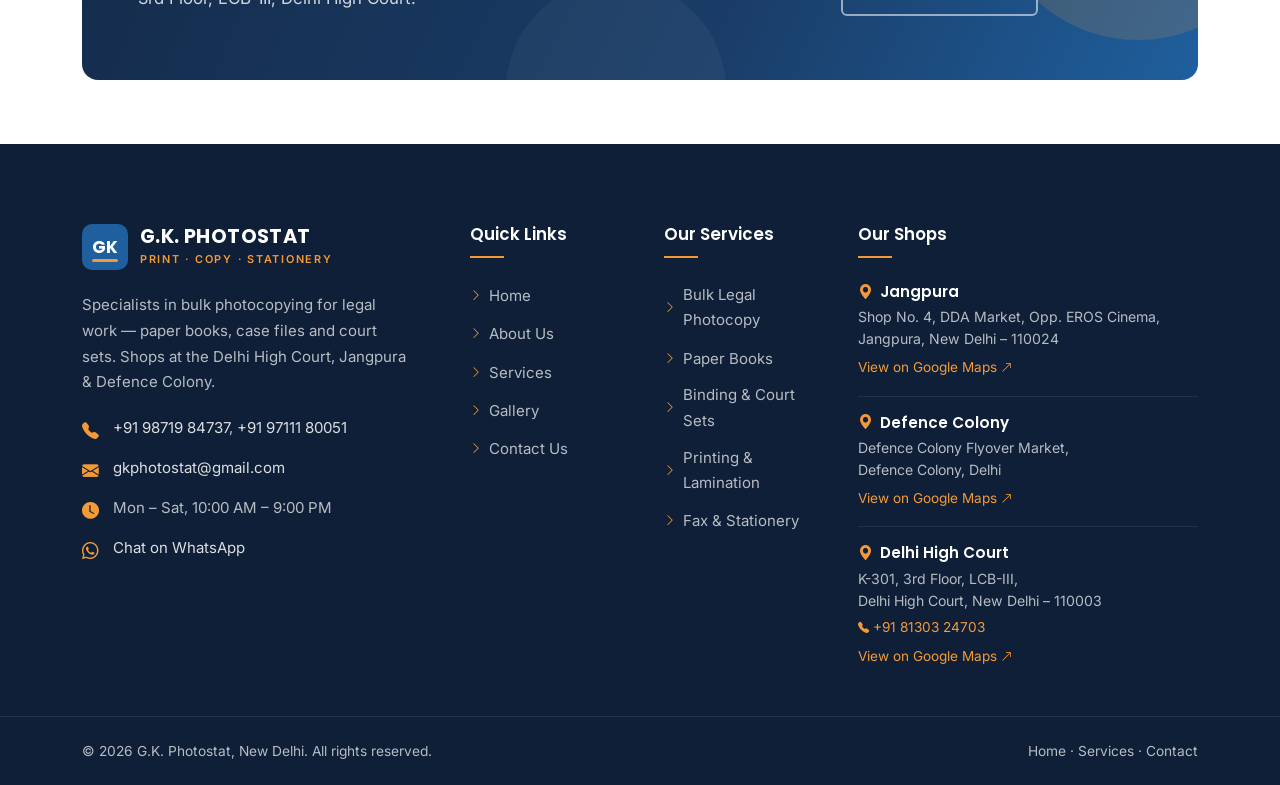
<file: services.html>
<!DOCTYPE html>
<html lang="en-IN">
<head>
  <meta charset="UTF-8">
  <meta name="viewport" content="width=device-width, initial-scale=1">
  <title>Services | Bulk Legal Photocopy, Paper Books &amp; Binding – G.K. Photostat</title>
  <meta name="description" content="Bulk legal photocopying, paper book preparation and binding for advocates and law firms at the Delhi High Court, Jangpura and Defence Colony. Printing, lamination, fax and stationery also available.">
  <meta name="robots" content="index, follow">
  <meta name="theme-color" content="#142B4A">
  <!-- Canonical placeholder: replace https://mandal-88.github.io/gkphotostat with the live domain -->
  <link rel="canonical" href="https://mandal-88.github.io/gkphotostat/services.html">

  <!-- Open Graph -->
  <meta property="og:type" content="website">
  <meta property="og:site_name" content="G.K. Photostat">
  <meta property="og:locale" content="en_IN">
  <meta property="og:title" content="Services | Bulk Legal Photocopy, Paper Books &amp; Binding – G.K. Photostat">
  <meta property="og:description" content="Bulk legal photocopying, paper book preparation and binding for advocates and law firms at the Delhi High Court, Jangpura and Defence Colony. Printing, lamination, fax and stationery also available.">
  <meta property="og:url" content="https://mandal-88.github.io/gkphotostat/services.html">
  <meta property="og:image" content="https://mandal-88.github.io/gkphotostat/assets/images/og-image.jpg">
  <meta name="twitter:card" content="summary_large_image">
  <meta name="twitter:title" content="Services | Bulk Legal Photocopy, Paper Books &amp; Binding – G.K. Photostat">
  <meta name="twitter:description" content="Bulk legal photocopying, paper book preparation and binding for advocates and law firms at the Delhi High Court, Jangpura and Defence Colony. Printing, lamination, fax and stationery also available.">
  <meta name="twitter:image" content="https://mandal-88.github.io/gkphotostat/assets/images/og-image.jpg">

  <link rel="icon" type="image/png" href="assets/images/favicon.png">
  <link rel="apple-touch-icon" href="assets/images/favicon.png">

  <!-- Fonts -->
  <link rel="preconnect" href="https://fonts.googleapis.com">
  <link rel="preconnect" href="https://fonts.gstatic.com" crossorigin>
  <link rel="stylesheet" href="https://fonts.googleapis.com/css2?family=Inter:wght@400;500;600&amp;family=Poppins:wght@500;600;700&amp;display=swap">

  <!-- Styles -->
  <link rel="stylesheet" href="assets/css/bootstrap.min.css">
  <link rel="stylesheet" href="assets/css/bootstrap-icons.min.css">
  <link rel="stylesheet" href="assets/css/style.css">
  <link rel="stylesheet" href="assets/css/responsive.css">
</head>
<body data-page="services">
  <a class="skip-link" href="#main">Skip to main content</a>

  <div id="site-header"></div>
  <script src="assets/js/header.js"></script>

    <section class="page-hero hero-services">
      <div class="container">
        <nav aria-label="breadcrumb">
          <ol class="breadcrumb breadcrumb-gk">
            <li class="breadcrumb-item"><a href="index.html">Home</a></li>
            <li class="breadcrumb-item active" aria-current="page">Services</li>
          </ol>
        </nav>
        <h1>Our Services</h1>
        <p class="lead mb-0">Bulk photocopying and paper books for legal work — plus everyday printing and document services.</p>
      </div>
    </section>

  <main id="main">
    <nav class="service-nav" aria-label="Service sections">
      <div class="container">
        <ul class="nav"><li class="nav-item"><a class="nav-link" href="#legal-photocopy">Bulk Legal Photocopy</a></li><li class="nav-item"><a class="nav-link" href="#paper-book">Paper Book Preparation</a></li><li class="nav-item"><a class="nav-link" href="#spiral-binding">Binding &amp; Court Sets</a></li><li class="nav-item"><a class="nav-link" href="#other-services">Other Services</a></li></ul>
      </div>
    </nav>

    <section class="service-detail" id="legal-photocopy" aria-labelledby="legal-photocopy-title">
      <div class="container">
        <div class="row align-items-center g-4 g-lg-5">
          <div class="col-lg-6 reveal">
            <div class="media-frame">
              <img src="assets/images/gallery/bulk-copies.jpg" width="1200" height="900" alt="Illustration of stacks of photocopied legal document sets" loading="lazy">
            </div>
          </div>
          <div class="col-lg-6 reveal reveal-delay-1">
            <span class="service-index">MAIN SERVICE 01</span>
            <h2 id="legal-photocopy-title">Bulk Legal Photocopy</h2>
            <p>Our core work. We photocopy large legal files in bulk — petitions, appeals, written statements, judgments, annexures and evidence — with clear, complete copies of every page. Whether it is one thick file or many sets of it, we handle the full job together.</p>
            <ul class="feature-grid"><li><i class="bi bi-check-circle-fill" aria-hidden="true"></i>Hundreds to thousands of pages</li><li><i class="bi bi-check-circle-fill" aria-hidden="true"></i>Multiple sets per filing</li><li><i class="bi bi-check-circle-fill" aria-hidden="true"></i>Single &amp; double-sided copying</li><li><i class="bi bi-check-circle-fill" aria-hidden="true"></i>Clear copies of every page</li><li><i class="bi bi-check-circle-fill" aria-hidden="true"></i>Sets for court, counsel &amp; parties</li><li><i class="bi bi-check-circle-fill" aria-hidden="true"></i>Planned around your filing date</li></ul>
            <a class="btn btn-gk-navy" href="tel:+919871984737"><i class="bi bi-telephone-fill" aria-hidden="true"></i>Call for Bulk Orders</a>
          </div>
        </div>
      </div>
    </section>
    <section class="service-detail" id="paper-book" aria-labelledby="paper-book-title">
      <div class="container">
        <div class="row align-items-center g-4 g-lg-5">
          <div class="col-lg-6 order-lg-2 reveal">
            <div class="media-frame">
              <img src="assets/images/gallery/document-services.jpg" width="1200" height="900" alt="Illustration of compiled documents arranged in a file" loading="lazy">
            </div>
          </div>
          <div class="col-lg-6 reveal reveal-delay-1">
            <span class="service-index">MAIN SERVICE 02</span>
            <h2 id="paper-book-title">Paper Book Preparation</h2>
            <p>Paper books for the Delhi High Court and other courts — your documents copied, arranged as per the index, page-numbered and bound into complete sets, ready for filing.</p>
            <ul class="feature-grid"><li><i class="bi bi-check-circle-fill" aria-hidden="true"></i>Arranged as per index</li><li><i class="bi bi-check-circle-fill" aria-hidden="true"></i>Page numbering &amp; flagging</li><li><i class="bi bi-check-circle-fill" aria-hidden="true"></i>Multiple complete sets</li><li><i class="bi bi-check-circle-fill" aria-hidden="true"></i>Bound and ready to file</li></ul>
            <a class="btn btn-gk-navy" href="contact-us.html"><i class="bi bi-chat-dots-fill" aria-hidden="true"></i>Contact Us</a>
          </div>
        </div>
      </div>
    </section>
    <section class="service-detail" id="spiral-binding" aria-labelledby="spiral-binding-title">
      <div class="container">
        <div class="row align-items-center g-4 g-lg-5">
          <div class="col-lg-6 reveal">
            <div class="media-frame">
              <img src="assets/images/gallery/document-lamination.jpg" width="1200" height="900" alt="Illustration of bound document sets with clear covers" loading="lazy">
            </div>
          </div>
          <div class="col-lg-6 reveal reveal-delay-1">
            <span class="service-index">MAIN SERVICE 03</span>
            <h2 id="spiral-binding-title">Binding &amp; Court Sets</h2>
            <p>Spiral binding and neat finishing for paper books, case files and compilations, so every set stays in order and is easy to handle in court and in chambers.</p>
            <ul class="feature-grid"><li><i class="bi bi-check-circle-fill" aria-hidden="true"></i>Spiral binding</li><li><i class="bi bi-check-circle-fill" aria-hidden="true"></i>Clear front &amp; back covers</li><li><i class="bi bi-check-circle-fill" aria-hidden="true"></i>Bulk sets bound together</li><li><i class="bi bi-check-circle-fill" aria-hidden="true"></i>Opens flat for easy reading</li></ul>
            <a class="btn btn-gk-navy" href="contact-us.html"><i class="bi bi-chat-dots-fill" aria-hidden="true"></i>Contact Us</a>
          </div>
        </div>
      </div>
    </section>

    <section class="section bg-light-gk" id="other-services" aria-labelledby="other-services-title">
      <div class="container">
        <div class="section-head text-center reveal">
          <span class="eyebrow">Also Available</span>
          <h2 class="section-title" id="other-services-title">Other Services</h2>
          <p class="section-lead">Everyday printing and document services, available at our shops alongside our legal work.</p>
        </div>
        <div class="row g-3">
          <div class="col-sm-6 col-lg-4" id="bw-photocopy"><div class="mini-service"><i class="bi bi-files" aria-hidden="true"></i><div><h3>Black &amp; White Photocopy</h3><p>Copies of notes, forms, ID documents and certificates.</p></div></div></div>
          <div class="col-sm-6 col-lg-4" id="colour-photocopy"><div class="mini-service"><i class="bi bi-palette" aria-hidden="true"></i><div><h3>Colour Photocopy</h3><p>Colour copies of certificates, coloured forms and photos.</p></div></div></div>
          <div class="col-sm-6 col-lg-4" id="bw-printing"><div class="mini-service"><i class="bi bi-printer" aria-hidden="true"></i><div><h3>Black &amp; White Printing</h3><p>Print documents, forms and reports from your files.</p></div></div></div>
          <div class="col-sm-6 col-lg-4" id="colour-printing"><div class="mini-service"><i class="bi bi-image" aria-hidden="true"></i><div><h3>Colour Printing</h3><p>Colour printouts for presentations and graphics.</p></div></div></div>
          <div class="col-sm-6 col-lg-4" id="lamination"><div class="mini-service"><i class="bi bi-shield-check" aria-hidden="true"></i><div><h3>Document Lamination</h3><p>Protect certificates, ID cards and important papers.</p></div></div></div>
          <div class="col-sm-6 col-lg-4" id="fax"><div class="mini-service"><i class="bi bi-printer-fill" aria-hidden="true"></i><div><h3>Fax</h3><p>Send single or multi-page documents by fax.</p></div></div></div>
          <div class="col-sm-6 col-lg-4" id="document-assistance"><div class="mini-service"><i class="bi bi-file-earmark-text" aria-hidden="true"></i><div><h3>Document Printing Assistance</h3><p>Help getting your documents ready to print and submit.</p></div></div></div>
          <div class="col-sm-6 col-lg-4" id="business-printing"><div class="mini-service"><i class="bi bi-briefcase" aria-hidden="true"></i><div><h3>Business Printing</h3><p>Everyday printing for local offices and businesses.</p></div></div></div>
          <div class="col-sm-6 col-lg-4" id="stationery"><div class="mini-service"><i class="bi bi-pencil-square" aria-hidden="true"></i><div><h3>Office Stationery</h3><p>Writing materials and everyday office essentials.</p></div></div></div>
        </div>
      </div>
    </section>

    <section class="section-sm">
      <div class="container">
        <p class="editable-note justify-content-center text-center mb-0"><i class="bi bi-info-circle" aria-hidden="true"></i>Pricing depends on the job. Please call or visit the shop to confirm availability and rates for your requirement.</p>
      </div>
    </section>

    <section class="section-sm">
      <div class="container">
        <div class="cta-banner reveal">
          <div class="row align-items-center g-4">
            <div class="col-lg-7">
              <h2>Have a Bulk Legal Copying Job?</h2>
              <p>Call us with the number of pages and sets, or visit our shop at K-301, 3rd Floor, LCB-III, Delhi High Court.</p>
            </div>
            <div class="col-lg-5">
              <div class="cta-actions">
                <a class="btn btn-gk-primary" href="tel:+919871984737"><i class="bi bi-telephone-fill" aria-hidden="true"></i>Call G.K. Photostat</a>
                <a class="btn btn-gk-outline-light" href="https://www.google.com/maps/dir/?api=1&amp;destination=G.K.%20Photostat%2C%20Shop%20No.%204%2C%20DDA%20Market%2C%20Opposite%20EROS%20Cinema%2C%20Jangpura%2C%20New%20Delhi%20110024" target="_blank" rel="noopener"><i class="bi bi-sign-turn-right-fill" aria-hidden="true"></i>Get Directions</a>
              </div>
            </div>
          </div>
        </div>
      </div>
    </section>

  </main>

  <div id="site-footer"></div>
  <script src="assets/js/footer.js"></script>

  <script src="assets/js/jquery.min.js"></script>
  <script src="assets/js/bootstrap.bundle.min.js"></script>
  <script src="assets/js/custom.js"></script>
</body>
</html>
</file>
<file: assets/css/style.css>
/* ==========================================================================
   G.K. Photostat — Main Stylesheet
   Palette: Navy #142B4A · Blue #1F5F9D · Orange #F39A38
   ========================================================================== */

:root {
  --gk-navy: #142b4a;
  --gk-navy-deep: #0e1f37;
  --gk-blue: #1f5f9d;
  --gk-orange: #f39a38;
  --gk-orange-dark: #d9821f;
  --gk-light: #f5f7fa;
  --gk-white: #ffffff;
  --gk-text: #263445;
  --gk-muted: #6b7280;
  --gk-border: #e3e8ef;
  --gk-radius: 10px;
  --gk-radius-sm: 6px;
  --gk-shadow: 0 10px 30px rgba(20, 43, 74, 0.08);
  --gk-shadow-lg: 0 18px 45px rgba(20, 43, 74, 0.14);
  --gk-ease: cubic-bezier(0.25, 0.8, 0.25, 1);
  --gk-header-h: 122px;
  --font-heading: "Poppins", system-ui, sans-serif;
  --font-body: "Inter", system-ui, sans-serif;
}

/* ---------- Base ---------- */
html {
  scroll-behavior: smooth;
  scroll-padding-top: var(--gk-sticky-h, 130px);
}
body {
  font-family: var(--font-body);
  color: var(--gk-text);
  font-size: 1rem;
  line-height: 1.7;
  background: var(--gk-white);
  overflow-x: hidden;
}
h1,
h2,
h3,
h4,
h5,
h6 {
  font-family: var(--font-heading);
  color: var(--gk-navy);
  font-weight: 600;
  line-height: 1.25;
}
a {
  color: var(--gk-blue);
  text-decoration: none;
  transition: color 0.25s var(--gk-ease);
}
a:hover {
  color: var(--gk-orange-dark);
}
img {
  max-width: 100%;
  height: auto;
}
::selection {
  background: var(--gk-orange);
  color: var(--gk-white);
}

.skip-link {
  position: absolute;
  left: 1rem;
  top: -60px;
  z-index: 2000;
  background: var(--gk-orange);
  color: var(--gk-navy);
  padding: 0.6rem 1rem;
  border-radius: var(--gk-radius-sm);
  font-weight: 600;
}
.skip-link:focus {
  top: 1rem;
  color: var(--gk-navy);
}

.text-muted-gk {
  color: var(--gk-muted);
}
.bg-light-gk {
  background: var(--gk-light);
}
.bg-navy {
  background: var(--gk-navy);
}

.section {
  padding: 96px 0;
}
.section-sm {
  padding: 64px 0;
}

/* ---------- Section headings ---------- */
.eyebrow {
  display: inline-flex;
  align-items: center;
  gap: 0.55rem;
  font-family: var(--font-heading);
  font-size: 0.78rem;
  font-weight: 600;
  letter-spacing: 0.14em;
  text-transform: uppercase;
  color: var(--gk-orange-dark);
  margin-bottom: 0.9rem;
}
.eyebrow::before {
  content: "";
  width: 28px;
  height: 2px;
  background: var(--gk-orange);
}
.eyebrow.eyebrow-light {
  color: var(--gk-orange);
}
.section-title {
  font-size: clamp(1.75rem, 2.6vw, 2.5rem);
  margin-bottom: 1rem;
}
.section-lead {
  color: var(--gk-muted);
  font-size: 1.06rem;
  max-width: 640px;
}
.section-head {
  margin-bottom: 3.25rem;
}
.section-head.text-center .section-lead {
  margin-left: auto;
  margin-right: auto;
}

/* ---------- Buttons ---------- */
.btn {
  font-family: var(--font-heading);
  font-weight: 500;
  border-radius: var(--gk-radius-sm);
  padding: 0.8rem 1.6rem;
  transition: all 0.3s var(--gk-ease);
  letter-spacing: 0.01em;
}
.btn-sm {
  padding: 0.5rem 1rem;
}
.btn-gk-primary {
  background: var(--gk-orange);
  border: 2px solid var(--gk-orange);
  color: var(--gk-white);
}
.btn-gk-primary:hover,
.btn-gk-primary:focus {
  background: var(--gk-orange-dark);
  border-color: var(--gk-orange-dark);
  color: #000;
  transform: translateY(-2px);
}
.btn-gk-navy {
  background: var(--gk-navy);
  border: 2px solid var(--gk-navy);
  color: var(--gk-white);
}
.btn-gk-navy:hover,
.btn-gk-navy:focus {
  background: var(--gk-blue);
  border-color: var(--gk-blue);
  color: var(--gk-white);
  transform: translateY(-2px);
}
.btn-gk-outline {
  background: transparent;
  border: 2px solid var(--gk-navy);
  color: var(--gk-navy);
}
.btn-gk-outline:hover,
.btn-gk-outline:focus {
  background: var(--gk-navy);
  color: var(--gk-white);
}
.btn-gk-outline-light {
  background: transparent;
  border: 2px solid rgba(255, 255, 255, 0.55);
  color: var(--gk-white);
}
.btn-gk-outline-light:hover,
.btn-gk-outline-light:focus {
  background: var(--gk-white);
  border-color: var(--gk-white);
  color: var(--gk-navy);
}
.btn .bi {
  margin-right: 0.45rem;
}
.btn:focus-visible,
a:focus-visible,
.form-control:focus,
.form-select:focus {
  outline: 3px solid rgba(243, 154, 56, 0.55);
  outline-offset: 2px;
  box-shadow: none;
}

.link-arrow {
  font-family: var(--font-heading);
  font-weight: 500;
  font-size: 0.92rem;
  color: var(--gk-blue);
  display: inline-flex;
  align-items: center;
  gap: 0.35rem;
}
.link-arrow .bi {
  transition: transform 0.3s var(--gk-ease);
}
.link-arrow:hover .bi {
  transform: translateX(4px);
}

/* ==========================================================================
   Header
   ========================================================================== */
/* #site-header is only a mount point; display:contents lets the sticky bar
   stick against the whole page instead of the mount div. */
#site-header {
  display: contents;
}
.site-header-bar {
  position: sticky;
  top: 0;
  z-index: 1030;
}
.topbar {
  background: var(--gk-navy-deep);
  color: rgba(255, 255, 255, 0.78);
  font-size: 0.84rem;
  padding: 0.5rem 0;
}
.topbar a {
  color: rgba(255, 255, 255, 0.88);
}
.topbar a:hover {
  color: var(--gk-orange);
}
.topbar .bi {
  color: var(--gk-orange);
  margin-right: 0.4rem;
}
.topbar-list {
  display: flex;
  flex-wrap: wrap;
  gap: 1.75rem;
  margin: 0;
  padding: 0;
  list-style: none;
}
.topbar-contact {
  gap: 1.25rem;
}

.site-navbar {
  background: var(--gk-white);
  border-bottom: 1px solid var(--gk-border);
  padding: 0.9rem 0;
  transition:
    padding 0.3s var(--gk-ease),
    box-shadow 0.3s var(--gk-ease);
}
.site-navbar.is-scrolled {
  padding: 0.55rem 0;
  box-shadow: 0 6px 24px rgba(20, 43, 74, 0.08);
}

.brand {
  display: inline-flex;
  align-items: center;
  gap: 0.75rem;
  color: var(--gk-navy);
}
.brand:hover {
  color: var(--gk-navy);
}
.brand-mark {
  width: 46px;
  height: 46px;
  border-radius: 10px;
  background: var(--gk-navy);
  color: var(--gk-white);
  display: grid;
  place-items: center;
  font-family: var(--font-heading);
  font-weight: 700;
  font-size: 1.05rem;
  position: relative;
  letter-spacing: 0.02em;
}
.brand-mark::after {
  content: "";
  position: absolute;
  left: 10px;
  right: 10px;
  bottom: 8px;
  height: 3px;
  background: var(--gk-orange);
  border-radius: 2px;
}
.brand-name {
  font-family: var(--font-heading);
  font-weight: 700;
  font-size: 1.22rem;
  line-height: 1.1;
  letter-spacing: 0.02em;
  display: block;
}
.brand-tag {
  font-size: 0.68rem;
  letter-spacing: 0.16em;
  text-transform: uppercase;
  color: var(--gk-blue);
  font-weight: 600;
  display: block;
  margin-top: 3px;
}

.main-nav .nav-link {
  font-family: var(--font-heading);
  font-weight: 500;
  font-size: 0.95rem;
  color: var(--gk-text);
  padding: 0.5rem 1rem !important;
  position: relative;
}
.main-nav .nav-link::after {
  content: "";
  position: absolute;
  left: 1rem;
  right: 1rem;
  bottom: 0.1rem;
  height: 2px;
  background: var(--gk-orange);
  transform: scaleX(0);
  transform-origin: left;
  transition: transform 0.3s var(--gk-ease);
}
.main-nav .nav-link:hover,
.main-nav .nav-link.active {
  color: var(--gk-navy);
}
.main-nav .nav-link:hover::after,
.main-nav .nav-link.active::after {
  transform: scaleX(1);
}
.main-nav .nav-link.active {
  font-weight: 600;
}

.btn-call {
  display: inline-flex;
  align-items: center;
  white-space: nowrap;
}
.navbar-toggler {
  border: 1px solid var(--gk-border);
  padding: 0.5rem 0.65rem;
  border-radius: var(--gk-radius-sm);
}
.navbar-toggler:focus {
  box-shadow: 0 0 0 3px rgba(243, 154, 56, 0.35);
}
.navbar-toggler .bi {
  font-size: 1.5rem;
  color: var(--gk-navy);
}

/* Offcanvas mobile menu */
.offcanvas.gk-offcanvas {
  width: 320px;
}
.gk-offcanvas .offcanvas-header {
  border-bottom: 1px solid var(--gk-border);
}
.gk-offcanvas .mobile-nav .nav-link {
  font-family: var(--font-heading);
  font-weight: 500;
  color: var(--gk-text);
  padding: 0.85rem 0;
  border-bottom: 1px solid var(--gk-border);
  display: flex;
  justify-content: space-between;
  align-items: center;
}
.gk-offcanvas .mobile-nav .nav-link.active {
  color: var(--gk-orange-dark);
}
.gk-offcanvas .offcanvas-contact {
  font-size: 0.9rem;
  color: var(--gk-muted);
}
.gk-offcanvas .offcanvas-contact .bi {
  color: var(--gk-orange);
  margin-right: 0.5rem;
}

/* ==========================================================================
   Hero (home)
   ========================================================================== */
.hero {
  position: relative;
  padding: 88px 0 110px;
  overflow: hidden;
  background: linear-gradient(180deg, var(--gk-light) 0%, var(--gk-white) 100%);
}
.hero::before {
  content: "";
  position: absolute;
  right: -180px;
  top: -160px;
  width: 620px;
  height: 620px;
  border-radius: 50%;
  background: rgba(31, 95, 157, 0.06);
}
.hero-title {
  font-size: clamp(2.1rem, 4vw, 3.4rem);
  font-weight: 700;
  margin-bottom: 1.25rem;
  letter-spacing: -0.01em;
}
.hero-title .highlight {
  color: var(--gk-blue);
}
.hero-text {
  font-size: 1.1rem;
  color: var(--gk-muted);
  max-width: 560px;
  margin-bottom: 2rem;
}
.hero-actions {
  display: flex;
  flex-wrap: wrap;
  gap: 0.9rem;
  margin-bottom: 2.25rem;
}
.trust-note {
  display: inline-flex;
  align-items: center;
  gap: 0.75rem;
  font-size: 0.93rem;
  color: var(--gk-text);
  font-weight: 500;
  padding-top: 1.5rem;
  border-top: 1px solid var(--gk-border);
}
.trust-note .bi {
  width: 38px;
  height: 38px;
  border-radius: 50%;
  display: grid;
  place-items: center;
  background: rgba(243, 154, 56, 0.14);
  color: var(--gk-orange-dark);
  font-size: 1.1rem;
}

.hero-visual {
  position: relative;
  padding: 0 0 0 1.5rem;
}
.hero-image {
  border-radius: 14px;
  box-shadow: var(--gk-shadow-lg);
  width: 100%;
  aspect-ratio: 11 / 9;
  object-fit: cover;
}
.hero-visual::before {
  content: "";
  position: absolute;
  left: 0;
  bottom: -22px;
  width: 55%;
  height: 60%;
  border: 2px solid var(--gk-orange);
  border-radius: 14px;
  z-index: -1;
}
.float-chip {
  position: absolute;
  display: flex;
  align-items: center;
  gap: 0.7rem;
  background: var(--gk-white);
  padding: 0.75rem 1.1rem;
  border-radius: var(--gk-radius);
  box-shadow: var(--gk-shadow-lg);
  font-family: var(--font-heading);
  font-weight: 600;
  font-size: 0.9rem;
  color: var(--gk-navy);
  animation: gkFloat 6s ease-in-out infinite;
}
.float-chip .bi {
  width: 36px;
  height: 36px;
  border-radius: 8px;
  display: grid;
  place-items: center;
  font-size: 1.05rem;
  color: var(--gk-white);
  background: var(--gk-blue);
}
.float-chip.chip-1 {
  top: 8%;
  left: -18px;
}
.float-chip.chip-2 {
  top: 44%;
  right: -22px;
  animation-delay: 1.5s;
}
.float-chip.chip-2 .bi {
  background: var(--gk-orange);
}
.float-chip.chip-3 {
  bottom: 7%;
  left: 8%;
  animation-delay: 3s;
}
.float-chip.chip-3 .bi {
  background: var(--gk-navy);
}
@keyframes gkFloat {
  0%,
  100% {
    transform: translateY(0);
  }
  50% {
    transform: translateY(-8px);
  }
}

/* ==========================================================================
   Inner page hero
   ========================================================================== */
.page-hero {
  position: relative;
  padding: 44px 0 40px;
  color: var(--gk-white);
  overflow: hidden;
  background-color: var(--gk-navy);
  background-image:
    linear-gradient(
      100deg,
      rgba(14, 31, 55, 0.96) 0%,
      rgba(20, 43, 74, 0.9) 50%,
      rgba(20, 43, 74, 0.7) 100%
    ),
    var(--hero-bg, none);
  background-size: cover;
  background-position: center;
}
.page-hero.hero-about {
  --hero-bg: url("../images/shop-interior.jpg");
}
.page-hero.hero-services {
  --hero-bg: url("../images/digital-printing.jpg");
}
.page-hero.hero-gallery {
  --hero-bg: url("../images/gallery/printing-workspace.jpg");
}
.page-hero.hero-contact {
  --hero-bg: url("../images/document-services.jpg");
}
.page-hero h1 {
  color: var(--gk-white);
  font-size: clamp(1.6rem, 2.6vw, 2.2rem);
  font-weight: 700;
  margin-bottom: 0.5rem;
}
.page-hero .lead {
  color: rgba(255, 255, 255, 0.82);
  max-width: 640px;
  font-size: 1rem;
}
.page-hero .eyebrow {
  margin-bottom: 0.4rem;
}
.page-hero::after {
  content: "";
  position: absolute;
  left: 0;
  right: 0;
  bottom: 0;
  height: 4px;
  background: var(--gk-orange);
}
.breadcrumb-gk {
  --bs-breadcrumb-divider-color: rgba(255, 255, 255, 0.5);
  --bs-breadcrumb-item-active-color: var(--gk-orange);
  margin-bottom: 0.6rem;
  font-size: 0.85rem;
}
.breadcrumb-gk a {
  color: rgba(255, 255, 255, 0.8);
}
.breadcrumb-gk a:hover {
  color: var(--gk-white);
}

/* ==========================================================================
   Content blocks
   ========================================================================== */
.media-frame {
  position: relative;
}
.media-frame img {
  border-radius: 12px;
  box-shadow: var(--gk-shadow);
  width: 100%;
  aspect-ratio: 3 / 2;
  object-fit: cover;
}
.media-frame::after {
  content: "";
  position: absolute;
  right: -16px;
  top: -16px;
  width: 120px;
  height: 120px;
  z-index: -1;
  background-image: radial-gradient(var(--gk-orange) 2px, transparent 2px);
  background-size: 14px 14px;
  opacity: 0.55;
}
.check-list {
  list-style: none;
  padding: 0;
  margin: 0 0 1.75rem;
}
.check-list li {
  position: relative;
  padding-left: 1.9rem;
  margin-bottom: 0.65rem;
}
.check-list li::before {
  content: "\F26E";
  font-family: "bootstrap-icons";
  position: absolute;
  left: 0;
  top: 0;
  color: var(--gk-orange-dark);
  font-size: 1.1rem;
}

/* Service cards */
.service-card {
  height: 100%;
  background: var(--gk-white);
  border: 1px solid var(--gk-border);
  border-radius: var(--gk-radius);
  padding: 2rem 1.85rem;
  position: relative;
  transition:
    transform 0.35s var(--gk-ease),
    box-shadow 0.35s var(--gk-ease),
    border-color 0.35s;
  display: flex;
  flex-direction: column;
}
.service-card::before {
  content: "";
  position: absolute;
  left: 0;
  top: 0;
  height: 3px;
  width: 0;
  background: var(--gk-orange);
  transition: width 0.4s var(--gk-ease);
  border-radius: var(--gk-radius) var(--gk-radius) 0 0;
}
.service-card:hover {
  transform: translateY(-6px);
  box-shadow: var(--gk-shadow-lg);
  border-color: transparent;
}
.service-card:hover::before {
  width: 100%;
}
.icon-box {
  width: 58px;
  height: 58px;
  border-radius: 12px;
  display: grid;
  place-items: center;
  font-size: 1.55rem;
  background: rgba(31, 95, 157, 0.09);
  color: var(--gk-blue);
  margin-bottom: 1.4rem;
  transition: all 0.35s var(--gk-ease);
}
.service-card:hover .icon-box {
  background: var(--gk-navy);
  color: var(--gk-orange);
}
.service-card h3 {
  font-size: 1.2rem;
  margin-bottom: 0.65rem;
}
.service-card p {
  color: var(--gk-muted);
  font-size: 0.96rem;
  margin-bottom: 1rem;
}
.service-card ul {
  list-style: none;
  padding: 0;
  margin: 0 0 1.4rem;
  font-size: 0.92rem;
}
.service-card ul li {
  padding: 0.3rem 0;
  display: flex;
  gap: 0.5rem;
  align-items: baseline;
}
.service-card ul li::before {
  content: "";
  width: 6px;
  height: 6px;
  border-radius: 50%;
  background: var(--gk-orange);
  flex-shrink: 0;
  transform: translateY(-2px);
}
.service-card .link-arrow {
  margin-top: auto;
}

/* Feature (why choose us) */
.feature-item {
  text-align: center;
  padding: 2.25rem 1.5rem;
  height: 100%;
  border-radius: var(--gk-radius);
  transition: background 0.3s var(--gk-ease);
}
.feature-item:hover {
  background: rgba(255, 255, 255, 0.05);
}
.feature-icon {
  width: 72px;
  height: 72px;
  margin: 0 auto 1.35rem;
  border-radius: 50%;
  display: grid;
  place-items: center;
  font-size: 1.7rem;
  color: var(--gk-orange);
  border: 1px solid rgba(243, 154, 56, 0.45);
  background: rgba(243, 154, 56, 0.08);
}
.feature-item h3 {
  font-size: 1.12rem;
  color: var(--gk-white);
  margin-bottom: 0.6rem;
}
.feature-item p {
  color: rgba(255, 255, 255, 0.7);
  font-size: 0.95rem;
  margin: 0;
}
.section-dark {
  background: var(--gk-navy);
  position: relative;
  overflow: hidden;
}
.section-dark .section-title {
  color: var(--gk-white);
}
.section-dark .section-lead {
  color: rgba(255, 255, 255, 0.72);
}
.section-dark::before {
  content: "";
  position: absolute;
  inset: 0;
  opacity: 0.5;
  background-image: radial-gradient(
    rgba(255, 255, 255, 0.06) 1px,
    transparent 1px
  );
  background-size: 22px 22px;
}
.section-dark > .container {
  position: relative;
}

/* Steps */
.steps {
  position: relative;
}
.steps::before {
  content: "";
  position: absolute;
  top: 46px;
  left: 16.66%;
  right: 16.66%;
  height: 2px;
  background-image: linear-gradient(
    90deg,
    var(--gk-orange) 50%,
    transparent 50%
  );
  background-size: 14px 2px;
}
.step {
  text-align: center;
  position: relative;
  padding: 0 1rem;
}
.step-icon {
  width: 92px;
  height: 92px;
  border-radius: 50%;
  margin: 0 auto 1.5rem;
  display: grid;
  place-items: center;
  background: var(--gk-white);
  border: 2px solid var(--gk-border);
  color: var(--gk-navy);
  font-size: 2rem;
  position: relative;
  transition: all 0.35s var(--gk-ease);
  box-shadow: var(--gk-shadow);
}
.step:hover .step-icon {
  border-color: var(--gk-orange);
  color: var(--gk-orange-dark);
}
.step-num {
  position: absolute;
  top: -4px;
  right: -4px;
  width: 34px;
  height: 34px;
  border-radius: 50%;
  background: var(--gk-orange);
  color: var(--gk-navy);
  font-family: var(--font-heading);
  font-weight: 700;
  font-size: 0.82rem;
  display: grid;
  place-items: center;
  border: 3px solid var(--gk-white);
}
.step h3 {
  font-size: 1.15rem;
  margin-bottom: 0.55rem;
}
.step p {
  color: var(--gk-muted);
  font-size: 0.96rem;
  max-width: 300px;
  margin: 0 auto;
}

/* Info cards (business info / contact) */
.info-panel {
  background: var(--gk-white);
  border-radius: 14px;
  box-shadow: var(--gk-shadow-lg);
  overflow: hidden;
}
.info-panel-body {
  padding: 2.75rem;
}
.info-row {
  display: flex;
  gap: 1.1rem;
  align-items: flex-start;
  padding: 1.15rem 0;
  border-bottom: 1px solid var(--gk-border);
}
.info-row:last-of-type {
  border-bottom: 0;
}
.info-row .bi {
  width: 46px;
  height: 46px;
  border-radius: 10px;
  flex-shrink: 0;
  display: grid;
  place-items: center;
  font-size: 1.2rem;
  background: rgba(243, 154, 56, 0.12);
  color: var(--gk-orange-dark);
}
.info-row h3 {
  font-size: 0.8rem;
  text-transform: uppercase;
  letter-spacing: 0.12em;
  color: var(--gk-muted);
  margin-bottom: 0.25rem;
  font-weight: 600;
}
.info-row p {
  margin: 0;
  font-weight: 500;
  color: var(--gk-navy);
}
.info-row a {
  color: var(--gk-navy);
}
.info-row a:hover {
  color: var(--gk-orange-dark);
}
.map-frame {
  width: 100%;
  height: 100%;
  min-height: 380px;
  border: 0;
  display: block;
  background: var(--gk-light);
}

.contact-card {
  height: 100%;
  background: var(--gk-white);
  border: 1px solid var(--gk-border);
  border-radius: var(--gk-radius);
  padding: 2.25rem 2rem;
  text-align: center;
  transition:
    transform 0.35s var(--gk-ease),
    box-shadow 0.35s var(--gk-ease);
}
.contact-card:hover {
  transform: translateY(-5px);
  box-shadow: var(--gk-shadow-lg);
}
.contact-card .icon-box {
  margin-left: auto;
  margin-right: auto;
  background: var(--gk-navy);
  color: var(--gk-orange);
}
.contact-card h2 {
  font-size: 1.15rem;
  margin-bottom: 0.65rem;
}
.contact-card p {
  color: var(--gk-muted);
  margin-bottom: 1rem;
}
.contact-card .contact-value {
  color: var(--gk-navy);
  font-weight: 600;
  font-family: var(--font-heading);
}

/* CTA banner */
.cta-banner {
  position: relative;
  border-radius: 16px;
  overflow: hidden;
  padding: 4rem 3.5rem;
  color: var(--gk-white);
  background: linear-gradient(
    115deg,
    var(--gk-navy) 0%,
    #1a3d68 60%,
    var(--gk-blue) 100%
  );
}
.cta-banner::before {
  content: "";
  position: absolute;
  right: -90px;
  top: -90px;
  width: 300px;
  height: 300px;
  border-radius: 50%;
  border: 40px solid rgba(243, 154, 56, 0.16);
}
.cta-banner::after {
  content: "";
  position: absolute;
  left: 38%;
  bottom: -120px;
  width: 220px;
  height: 220px;
  border-radius: 50%;
  background: rgba(255, 255, 255, 0.04);
}
.cta-banner > * {
  position: relative;
  z-index: 1;
}
.cta-banner h2 {
  color: var(--gk-white);
  font-size: clamp(1.6rem, 2.8vw, 2.3rem);
  margin-bottom: 0.75rem;
}
.cta-banner p {
  color: rgba(255, 255, 255, 0.8);
  font-size: 1.06rem;
  margin: 0;
}
.cta-actions {
  display: flex;
  flex-wrap: wrap;
  gap: 0.9rem;
  justify-content: center;
}

/* About: values & audience */
.value-card {
  height: 100%;
  padding: 2.25rem;
  border-radius: var(--gk-radius);
  background: var(--gk-white);
  border: 1px solid var(--gk-border);
  border-left: 4px solid var(--gk-orange);
}
.value-card .bi {
  font-size: 1.8rem;
  color: var(--gk-blue);
  display: block;
  margin-bottom: 1rem;
}
.value-card h3 {
  font-size: 1.25rem;
  margin-bottom: 0.75rem;
}
.value-card p {
  color: var(--gk-muted);
  margin: 0;
  font-size: 1.02rem;
}
.audience-card {
  height: 100%;
  text-align: center;
  padding: 2.4rem 1.6rem;
  border-radius: var(--gk-radius);
  background: var(--gk-white);
  border: 1px solid var(--gk-border);
  transition: all 0.35s var(--gk-ease);
}
.audience-card:hover {
  border-color: var(--gk-navy);
  transform: translateY(-5px);
  box-shadow: var(--gk-shadow);
}
.audience-card .icon-box {
  margin: 0 auto 1.25rem;
}
.audience-card h3 {
  font-size: 1.12rem;
  margin-bottom: 0.5rem;
}
.audience-card p {
  color: var(--gk-muted);
  font-size: 0.94rem;
  margin: 0;
}

.location-strip {
  display: flex;
  flex-wrap: wrap;
  align-items: center;
  justify-content: space-between;
  gap: 1.5rem;
  padding: 2.5rem 3rem;
  border-radius: 14px;
  background: var(--gk-white);
  box-shadow: var(--gk-shadow);
  border-left: 5px solid var(--gk-orange);
}
.location-strip .loc-info {
  display: flex;
  gap: 1.25rem;
  align-items: center;
}
.location-strip .loc-info > .bi {
  font-size: 2rem;
  color: var(--gk-orange-dark);
}
.location-strip h2 {
  font-size: 1.35rem;
  margin-bottom: 0.25rem;
}
.location-strip p {
  margin: 0;
  color: var(--gk-muted);
}

/* Services page detail blocks */
.service-nav {
  position: sticky;
  top: var(--gk-nav-h, 78px);
  z-index: 5;
  background: var(--gk-white);
  border-bottom: 1px solid var(--gk-border);
}
.service-nav .nav {
  flex-wrap: nowrap;
  overflow-x: auto;
  scrollbar-width: none;
}
.service-nav .nav::-webkit-scrollbar {
  display: none;
}
.service-nav .nav-link {
  white-space: nowrap;
  color: var(--gk-text);
  font-size: 0.9rem;
  font-weight: 500;
  padding: 1rem 1.1rem;
  border-bottom: 2px solid transparent;
}
.service-nav .nav-link:hover,
.service-nav .nav-link.active {
  color: var(--gk-navy);
  border-bottom-color: var(--gk-orange);
}

.service-detail {
  padding: 80px 0;
  border-bottom: 1px solid var(--gk-border);
}
.service-detail:nth-of-type(even) {
  background: var(--gk-light);
}
.service-detail .media-frame img {
  aspect-ratio: 3 / 2;
}
.service-index {
  font-family: var(--font-heading);
  font-weight: 700;
  font-size: 0.85rem;
  color: var(--gk-orange-dark);
  letter-spacing: 0.12em;
  margin-bottom: 0.5rem;
  display: block;
}
.service-detail h2 {
  font-size: clamp(1.6rem, 2.4vw, 2.1rem);
  margin-bottom: 1rem;
}
.service-detail p {
  color: var(--gk-muted);
}
.feature-grid {
  display: grid;
  grid-template-columns: repeat(2, minmax(0, 1fr));
  gap: 0.75rem 1.25rem;
  list-style: none;
  padding: 0;
  margin: 1.5rem 0 2rem;
}
.feature-grid li {
  display: flex;
  gap: 0.6rem;
  align-items: flex-start;
  font-size: 0.95rem;
  font-weight: 500;
  color: var(--gk-text);
}
.feature-grid li .bi {
  color: var(--gk-orange-dark);
  margin-top: 2px;
}
.editable-note {
  font-size: 0.85rem;
  color: var(--gk-muted);
  display: flex;
  gap: 0.5rem;
  align-items: flex-start;
}

/* Gallery */
.gallery-filters {
  display: flex;
  flex-wrap: wrap;
  justify-content: center;
  gap: 0.5rem;
  margin-bottom: 2.75rem;
}
.gallery-filters .btn {
  padding: 0.5rem 1.15rem;
  font-size: 0.9rem;
  border: 1px solid var(--gk-border);
  background: var(--gk-white);
  color: var(--gk-text);
}
.gallery-filters .btn:hover {
  border-color: var(--gk-navy);
  color: var(--gk-navy);
}
.gallery-filters .btn.active {
  background: var(--gk-navy);
  border-color: var(--gk-navy);
  color: var(--gk-white);
}
.gallery-card {
  position: relative;
  display: block;
  overflow: hidden;
  border-radius: var(--gk-radius);
  cursor: zoom-in;
  border: 0;
  padding: 0;
  width: 100%;
  background: var(--gk-light);
}
.gallery-card img {
  width: 100%;
  aspect-ratio: 4 / 3;
  object-fit: cover;
  transition: transform 0.6s var(--gk-ease);
  display: block;
}
.gallery-card .gallery-overlay {
  position: absolute;
  inset: 0;
  display: flex;
  flex-direction: column;
  justify-content: flex-end;
  padding: 1.4rem;
  text-align: left;
  background: linear-gradient(
    180deg,
    rgba(20, 43, 74, 0) 40%,
    rgba(20, 43, 74, 0.88) 100%
  );
  opacity: 0;
  transition: opacity 0.4s var(--gk-ease);
}
.gallery-card .g-title {
  color: var(--gk-white);
  font-family: var(--font-heading);
  font-weight: 600;
  font-size: 1.05rem;
  margin-bottom: 0.2rem;
}
.gallery-card .g-cat {
  color: var(--gk-orange);
  font-size: 0.82rem;
  font-weight: 500;
}
.gallery-card .zoom-icon {
  position: absolute;
  top: 1rem;
  right: 1rem;
  width: 40px;
  height: 40px;
  border-radius: 50%;
  background: var(--gk-white);
  color: var(--gk-navy);
  display: grid;
  place-items: center;
  transform: scale(0.6);
  opacity: 0;
  transition: all 0.4s var(--gk-ease);
}
.gallery-card:hover img,
.gallery-card:focus-visible img {
  transform: scale(1.06);
}
.gallery-card:hover .gallery-overlay,
.gallery-card:focus-visible .gallery-overlay,
.gallery-card:hover .zoom-icon,
.gallery-card:focus-visible .zoom-icon {
  opacity: 1;
  transform: scale(1);
}
.gallery-item.is-hidden {
  display: none;
}
.gallery-disclaimer {
  background: var(--gk-light);
  border: 1px dashed #c9d3e0;
  border-radius: var(--gk-radius);
  padding: 1rem 1.25rem;
  font-size: 0.9rem;
  color: var(--gk-muted);
  display: flex;
  gap: 0.75rem;
  align-items: flex-start;
}
.gallery-disclaimer .bi {
  color: var(--gk-blue);
  font-size: 1.1rem;
}

/* Lightbox (Bootstrap modal) */
.lightbox-modal .modal-content {
  background: transparent;
  border: 0;
}
.lightbox-modal .modal-body {
  padding: 0;
  position: relative;
}
.lightbox-modal img {
  width: 100%;
  border-radius: var(--gk-radius);
  max-height: 78vh;
  object-fit: contain;
  background: var(--gk-navy-deep);
}
.lightbox-caption {
  color: var(--gk-white);
  text-align: center;
  padding-top: 1rem;
  font-family: var(--font-heading);
}
.lightbox-caption small {
  display: block;
  color: rgba(255, 255, 255, 0.6);
  font-family: var(--font-body);
  font-size: 0.8rem;
}
.lightbox-btn {
  position: absolute;
  top: 50%;
  transform: translateY(-50%);
  width: 48px;
  height: 48px;
  border-radius: 50%;
  border: 0;
  background: rgba(255, 255, 255, 0.92);
  color: var(--gk-navy);
  font-size: 1.3rem;
  display: grid;
  place-items: center;
  transition: background 0.25s;
}
.lightbox-btn:hover {
  background: var(--gk-orange);
}
.lightbox-prev {
  left: -64px;
}
.lightbox-next {
  right: -64px;
}
.lightbox-close {
  position: absolute;
  top: -28px;
  right: 0;
  background: transparent;
  border: 0;
  color: var(--gk-white);
  font-size: 1.9rem;
  line-height: 1;
}
.modal-backdrop.show {
  opacity: 0.88;
}

/* Contact form */
.form-panel {
  background: var(--gk-white);
  border-radius: 14px;
  box-shadow: var(--gk-shadow-lg);
  padding: 2.75rem;
}
.form-label {
  font-family: var(--font-heading);
  font-weight: 500;
  font-size: 0.9rem;
  color: var(--gk-navy);
  margin-bottom: 0.4rem;
}
.form-label .optional {
  color: var(--gk-muted);
  font-weight: 400;
  font-size: 0.82rem;
}
.form-control,
.form-select {
  border: 1px solid #d6dde7;
  border-radius: var(--gk-radius-sm);
  padding: 0.8rem 1rem;
  font-size: 0.97rem;
  color: var(--gk-text);
  background-color: var(--gk-light);
  transition:
    border-color 0.25s,
    background-color 0.25s;
}
.form-control:focus,
.form-select:focus {
  border-color: var(--gk-blue);
  background-color: var(--gk-white);
}
.form-control.is-invalid,
.form-select.is-invalid {
  background-color: #fff8f8;
}
.form-status {
  display: none;
  border-radius: var(--gk-radius-sm);
  padding: 1.1rem 1.25rem;
  font-size: 0.94rem;
  margin-top: 1.25rem;
}
.form-status.is-visible {
  display: block;
}
.form-status.status-info {
  background: #fff6eb;
  border: 1px solid #f6cf9f;
  color: #7a4a10;
}
.form-status.status-success {
  background: #ecf7f0;
  border: 1px solid #b8e0c6;
  color: #1d5c34;
}
.form-status .btn {
  margin-top: 0.75rem;
}
.wa-note {
  font-size: 0.84rem;
  color: var(--gk-muted);
  margin-top: 0.9rem;
  display: flex;
  gap: 0.5rem;
}
.wa-note .bi {
  color: var(--gk-orange-dark);
}
.badge-pending {
  display: inline-block;
  font-size: 0.7rem;
  font-weight: 600;
  text-transform: uppercase;
  letter-spacing: 0.06em;
  background: rgba(243, 154, 56, 0.18);
  color: #8a5313;
  border-radius: 4px;
  padding: 0.15rem 0.45rem;
  margin-left: 0.35rem;
  vertical-align: middle;
}

/* ==========================================================================
   Footer
   ========================================================================== */
.site-footer {
  background: var(--gk-navy-deep);
  color: rgba(255, 255, 255, 0.7);
  font-size: 0.94rem;
}
.footer-main {
  padding: 80px 0 48px;
}
.site-footer .brand {
  color: var(--gk-white);
}
.site-footer .brand-mark {
  background: var(--gk-blue);
}
.site-footer .brand-tag {
  color: var(--gk-orange);
}
.footer-about {
  margin: 1.4rem 0 1.5rem;
  max-width: 330px;
}
.footer-title {
  color: var(--gk-white);
  font-size: 1.05rem;
  margin-bottom: 1.5rem;
  position: relative;
  padding-bottom: 0.8rem;
}
.footer-title::after {
  content: "";
  position: absolute;
  left: 0;
  bottom: 0;
  width: 34px;
  height: 2px;
  background: var(--gk-orange);
}
.footer-links {
  list-style: none;
  padding: 0;
  margin: 0;
}
.footer-links li {
  margin-bottom: 0.7rem;
}
.footer-links a {
  color: rgba(255, 255, 255, 0.7);
  display: inline-flex;
  align-items: center;
  gap: 0.45rem;
}
.footer-links a .bi {
  font-size: 0.75rem;
  color: var(--gk-orange);
  transition: transform 0.25s var(--gk-ease);
}
.footer-links a:hover {
  color: var(--gk-white);
}
.footer-links a:hover .bi {
  transform: translateX(3px);
}
.footer-contact {
  list-style: none;
  padding: 0;
  margin: 0;
}
.footer-contact li {
  display: flex;
  gap: 0.85rem;
  margin-bottom: 1rem;
  align-items: flex-start;
}
.footer-contact .bi {
  color: var(--gk-orange);
  font-size: 1.05rem;
  margin-top: 2px;
}
.footer-contact a {
  color: rgba(255, 255, 255, 0.85);
}
.footer-contact a:hover {
  color: var(--gk-orange);
}
.footer-contact .pending {
  color: rgba(255, 255, 255, 0.5);
  font-size: 0.86rem;
}
.footer-about + .footer-contact {
  margin-top: -0.25rem;
}
.footer-contact li {
  margin-bottom: 0.6rem;
}
.footer-shop {
  padding: 0 0 1rem;
  margin-bottom: 1rem;
  border-bottom: 1px solid rgba(255, 255, 255, 0.08);
}
.footer-shop:last-child {
  border-bottom: 0;
  margin-bottom: 0;
  padding-bottom: 0;
}
.footer-shop h3 {
  font-size: 0.95rem;
  color: var(--gk-white);
  margin-bottom: 0.35rem;
  display: flex;
  align-items: center;
  gap: 0.45rem;
}
.footer-shop h3 .bi {
  color: var(--gk-orange);
  font-size: 0.95rem;
}
.footer-shop address {
  font-size: 0.88rem;
  line-height: 1.55;
  color: rgba(255, 255, 255, 0.7);
}
.footer-shop a {
  font-size: 0.85rem;
  color: var(--gk-orange);
}
.footer-shop a:hover {
  color: var(--gk-white);
}
.footer-shop a .bi {
  font-size: 0.7rem;
}
.footer-bottom {
  border-top: 1px solid rgba(255, 255, 255, 0.08);
  padding: 1.4rem 0;
  font-size: 0.86rem;
}
.footer-bottom a {
  color: rgba(255, 255, 255, 0.7);
}
.footer-bottom a:hover {
  color: var(--gk-orange);
}

/* Back to top */
.back-to-top {
  position: fixed;
  right: 24px;
  bottom: 24px;
  width: 48px;
  height: 48px;
  border-radius: 50%;
  border: 0;
  z-index: 1040;
  background: var(--gk-orange);
  color: var(--gk-navy);
  font-size: 1.25rem;
  display: grid;
  place-items: center;
  box-shadow: var(--gk-shadow-lg);
  opacity: 0;
  visibility: hidden;
  transform: translateY(12px);
  transition: all 0.35s var(--gk-ease);
}
.back-to-top.is-visible {
  opacity: 1;
  visibility: visible;
  transform: translateY(0);
}
.back-to-top:hover {
  background: var(--gk-navy);
  color: var(--gk-white);
}

/* Mobile sticky call bar */
.mobile-callbar {
  display: none;
}

/* ==========================================================================
   Scroll reveal
   ========================================================================== */
.js-enabled .reveal {
  opacity: 0;
  transform: translateY(26px);
  transition:
    opacity 0.8s var(--gk-ease),
    transform 0.8s var(--gk-ease);
}
.js-enabled .reveal.is-visible {
  opacity: 1;
  transform: none;
}
.reveal-delay-1 {
  transition-delay: 0.1s !important;
}
.reveal-delay-2 {
  transition-delay: 0.2s !important;
}
.reveal-delay-3 {
  transition-delay: 0.3s !important;
}

@media (prefers-reduced-motion: reduce) {
  html {
    scroll-behavior: auto;
  }
  *,
  *::before,
  *::after {
    animation: none !important;
    transition: none !important;
  }
  .js-enabled .reveal {
    opacity: 1;
    transform: none;
  }
}

/* ==========================================================================
   Legal-focus additions: main-service badge, "also available" list, mini cards
   ========================================================================== */
.service-card-core {
  position: relative;
  border-top: 4px solid var(--gk-orange);
}
.core-badge {
  position: absolute;
  top: 1.1rem;
  right: 1.1rem;
  font-size: 0.7rem;
  font-weight: 600;
  letter-spacing: 0.08em;
  text-transform: uppercase;
  padding: 0.25rem 0.6rem;
  border-radius: 999px;
  background: rgba(243, 154, 56, 0.14);
  color: var(--gk-orange-dark);
}
.other-services {
  margin-top: 2.5rem;
  text-align: center;
}
.other-services-title {
  font-size: 0.85rem;
  letter-spacing: 0.14em;
  text-transform: uppercase;
  color: var(--gk-muted);
  margin-bottom: 1rem;
}
.other-services-list {
  list-style: none;
  padding: 0;
  margin: 0;
  display: flex;
  flex-wrap: wrap;
  justify-content: center;
  gap: 0.6rem;
}
.other-services-list a {
  display: inline-flex;
  align-items: center;
  gap: 0.45rem;
  padding: 0.5rem 1rem;
  border-radius: 999px;
  background: var(--gk-white);
  border: 1px solid var(--gk-border);
  color: var(--gk-navy);
  font-size: 0.9rem;
}
.other-services-list a .bi {
  color: var(--gk-orange-dark);
}
.other-services-list a:hover {
  border-color: var(--gk-navy);
}
.mini-service {
  height: 100%;
  display: flex;
  gap: 0.9rem;
  align-items: flex-start;
  padding: 1.1rem 1.2rem;
  background: var(--gk-white);
  border: 1px solid var(--gk-border);
  border-radius: var(--gk-radius-sm);
}
.mini-service > .bi {
  font-size: 1.3rem;
  color: var(--gk-orange-dark);
  line-height: 1;
  margin-top: 0.15rem;
}
.mini-service h3 {
  font-size: 1rem;
  margin-bottom: 0.2rem;
}
.mini-service p {
  margin: 0;
  font-size: 0.88rem;
  color: var(--gk-muted);
}
</file>
<file: assets/css/responsive.css>
/* ==========================================================================
   G.K. Photostat — Responsive Styles
   Desktop ≥1440 · Laptop 1024–1366 · Tablet 768–1023 · Mobile 320–767
   ========================================================================== */

/* Large desktop */
@media (min-width: 1440px) {
  .container { max-width: 1280px; }
  .hero { padding: 104px 0 128px; }
}

/* Laptop */
@media (max-width: 1366px) {
  .lightbox-prev { left: 12px; }
  .lightbox-next { right: 12px; }
}

@media (max-width: 1199.98px) {
  .main-nav .nav-link { padding: .5rem .7rem !important; font-size: .92rem; }
  .main-nav .nav-link::after { left: .7rem; right: .7rem; }
  .float-chip.chip-2 { right: -10px; }
}

/* Tablet and below (Bootstrap lg breakpoint — navbar collapses here) */
@media (max-width: 991.98px) {
  :root { --gk-header-h: 112px; }
  .section { padding: 76px 0; }
  .hero { padding: 64px 0 88px; }
  .hero-visual { padding: 0; margin-top: 3.5rem; }
  .hero-content { text-align: center; }
  .hero-text { margin-left: auto; margin-right: auto; }
  .hero-actions { justify-content: center; }
  .hero-content .eyebrow { justify-content: center; }
  .float-chip.chip-1 { left: 12px; }
  .float-chip.chip-2 { right: 12px; }
  .steps::before { display: none; }
  .step { margin-bottom: 2.5rem; }
  .cta-banner { padding: 3rem 2.5rem; text-align: center; }
  .cta-actions { justify-content: center; margin-top: 1.75rem; }
  .info-panel-body, .form-panel { padding: 2.25rem; }
  .map-frame { min-height: 340px; }
  .service-detail { padding: 64px 0; }
  .location-strip { padding: 2rem; }
  .service-detail .media-frame { margin-bottom: 2rem; }
}

/* Mobile */
@media (max-width: 767.98px) {
  :root { --gk-header-h: 74px; }
  body { font-size: .97rem; padding-bottom: 64px; }
  .topbar { display: none; }
  .section { padding: 60px 0; }
  .section-sm { padding: 48px 0; }
  .section-head { margin-bottom: 2.25rem; }
  .brand-mark { width: 40px; height: 40px; font-size: .95rem; }
  .brand-name { font-size: 1.05rem; }
  .brand-tag { font-size: .6rem; letter-spacing: .12em; }
  .hero { padding: 48px 0 64px; }
  .hero-text { font-size: 1rem; }
  .hero-actions .btn { flex: 1 1 100%; }
  .hero-visual::before { display: none; }
  .float-chip { padding: .5rem .75rem; font-size: .78rem; gap: .5rem; }
  .float-chip .bi { width: 28px; height: 28px; font-size: .85rem; }
  .float-chip.chip-1 { top: -14px; left: 8px; }
  .float-chip.chip-2 { top: auto; bottom: 30%; right: 8px; }
  .float-chip.chip-3 { bottom: -16px; left: 8px; }
  .media-frame::after { display: none; }
  .page-hero { padding: 32px 0 28px; }
  .page-hero .lead { font-size: .95rem; }
  .service-card { padding: 1.75rem 1.5rem; }
  .cta-banner { padding: 2.5rem 1.5rem; border-radius: 12px; }
  .cta-actions .btn { flex: 1 1 100%; }
  .info-panel-body, .form-panel { padding: 1.75rem 1.25rem; }
  .feature-grid { grid-template-columns: 1fr; }
  .location-strip { padding: 1.75rem 1.5rem; flex-direction: column; align-items: flex-start; }
  .location-strip .btn, .location-strip > .d-flex { width: 100%; }
  .footer-main { padding: 56px 0 24px; }
  .footer-bottom { text-align: center; }
  .back-to-top { bottom: 80px; right: 16px; width: 44px; height: 44px; }

  /* Sticky call bar for one-tap calling on phones */
  .mobile-callbar {
    display: flex; position: fixed; left: 0; right: 0; bottom: 0; z-index: 1035;
    background: var(--gk-navy); box-shadow: 0 -6px 20px rgba(20,43,74,.18);
  }
  .mobile-callbar a {
    flex: 1; display: flex; align-items: center; justify-content: center; gap: .5rem; padding: .95rem .5rem;
    color: var(--gk-white); font-family: var(--font-heading); font-weight: 500; font-size: .92rem;
  }
  .mobile-callbar a + a { border-left: 1px solid rgba(255,255,255,.12); }
  .mobile-callbar a.callbar-primary { background: var(--gk-orange); color: var(--gk-white); }
  .mobile-callbar a.callbar-primary:hover, .mobile-callbar a.callbar-primary:focus { color: #000; }
}

@media (max-width: 399.98px) {
  .brand-tag { display: none; }
  .float-chip.chip-2 { display: none; }
  .gallery-filters .btn { font-size: .82rem; padding: .45rem .8rem; }
}
</file>
